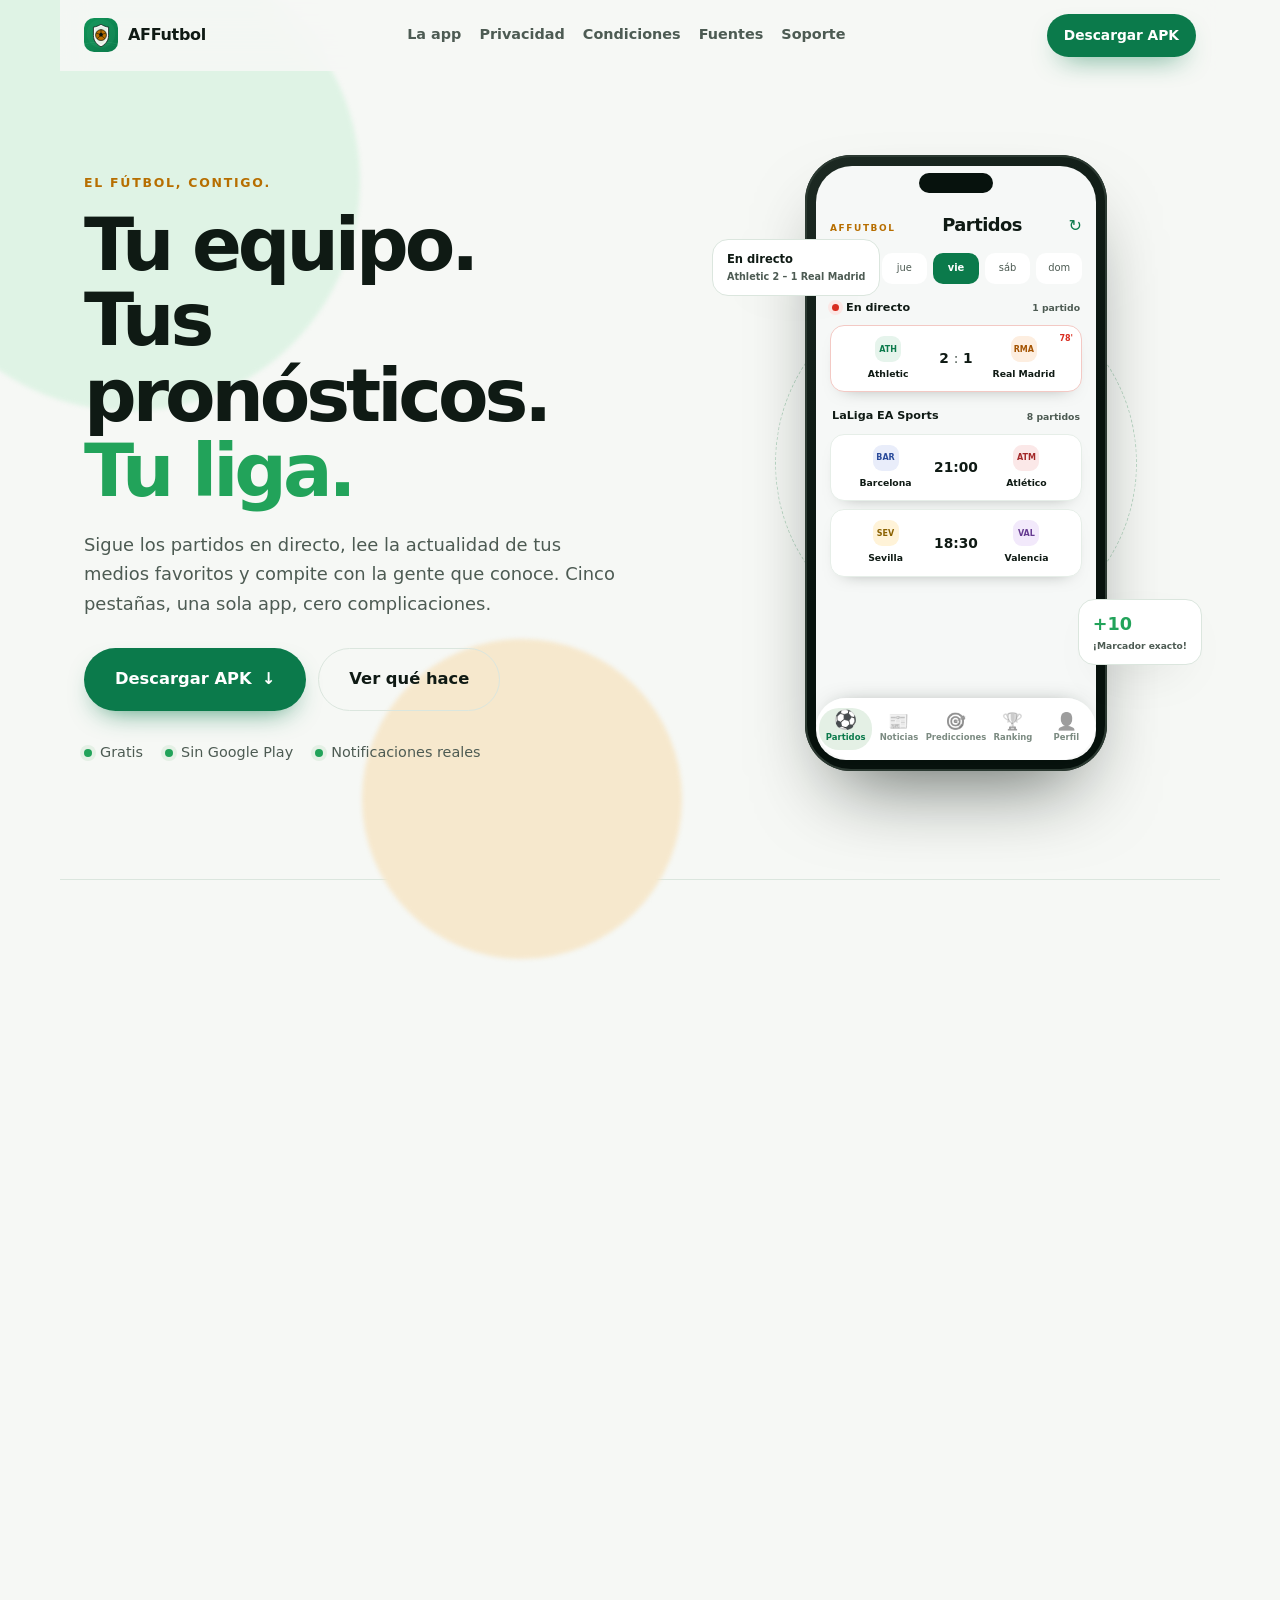
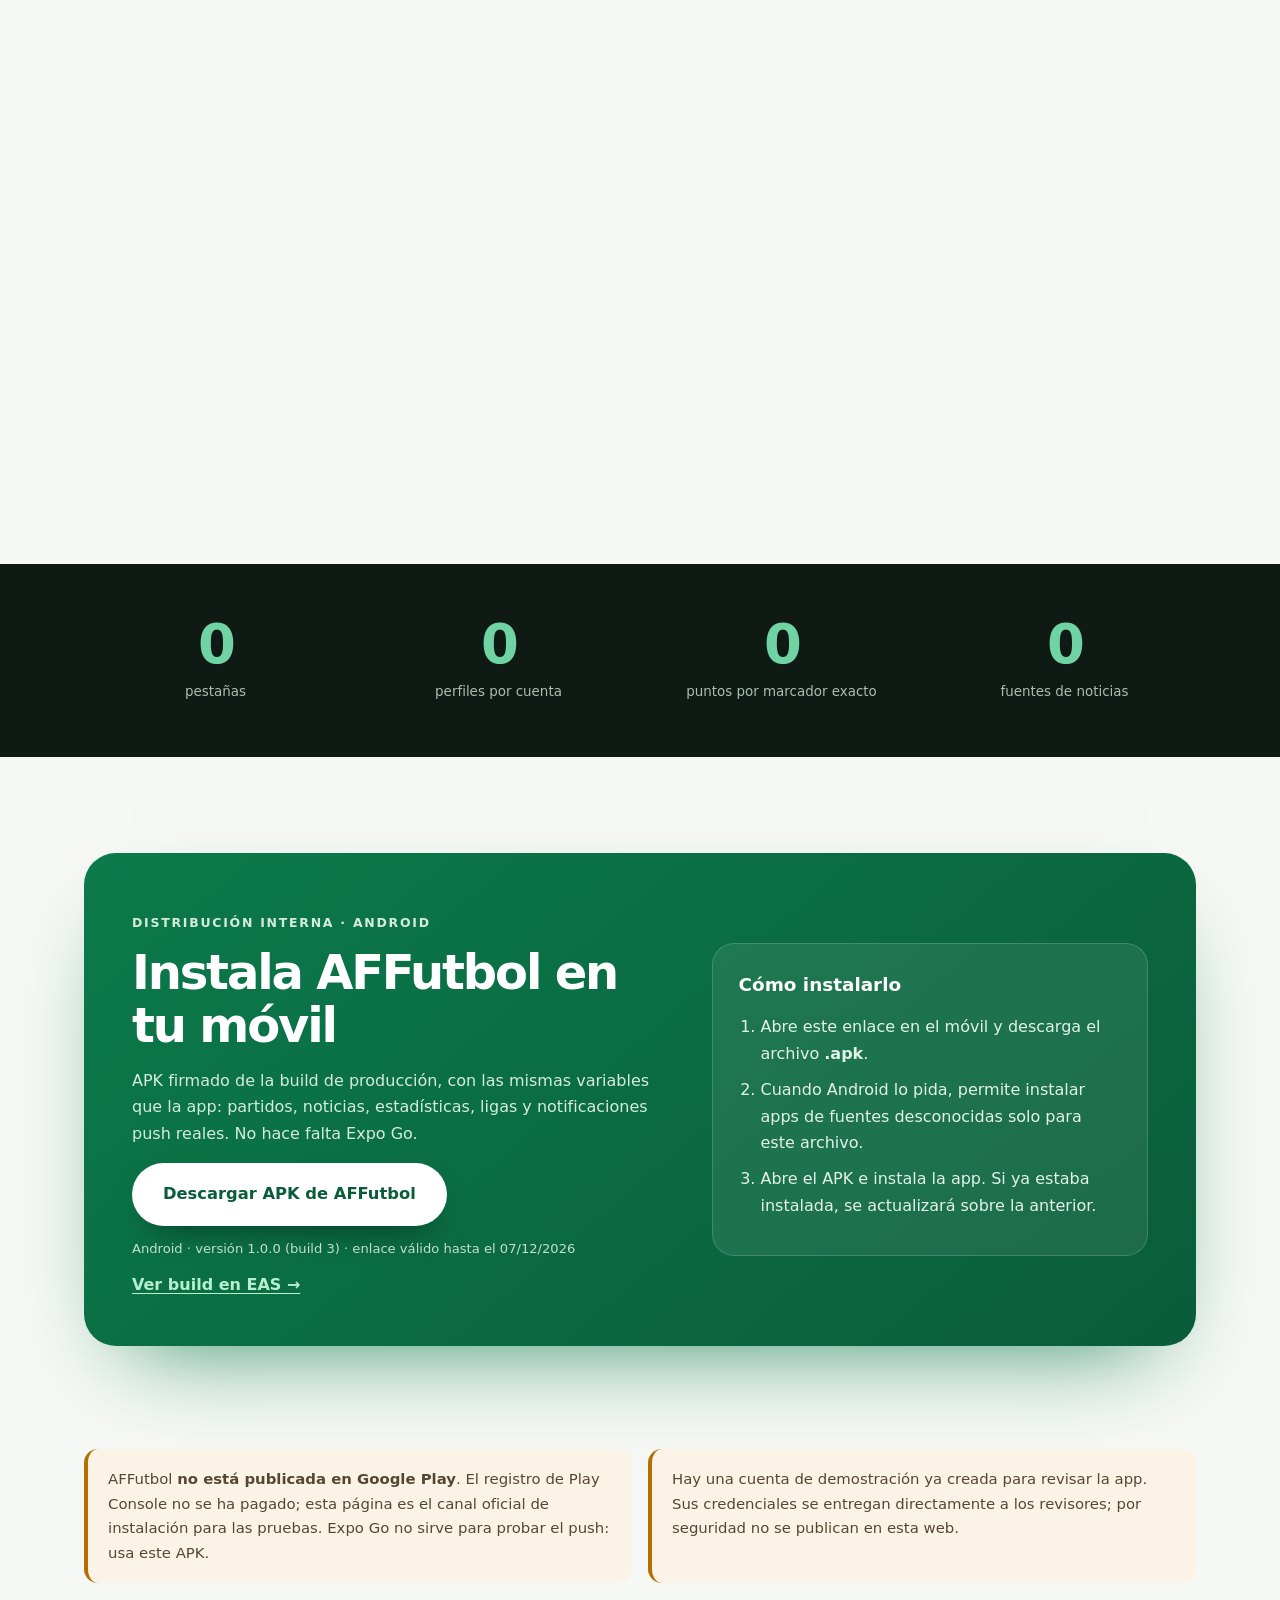
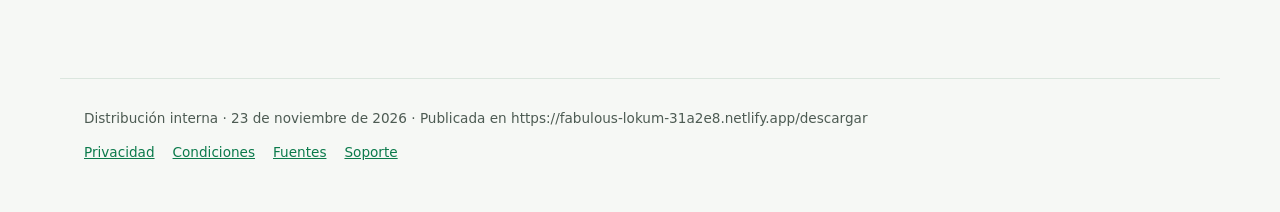
<file: index.html>
<!doctype html>
<html lang="es">
<head>
  <meta charset="utf-8">
  <meta http-equiv="refresh" content="0; url=/descargar">
  <meta name="viewport" content="width=device-width, initial-scale=1">
  <title>AFFutbol</title>
  <link rel="canonical" href="https://fabulous-lokum-31a2e8.netlify.app/descargar">
  <link rel="icon" type="image/svg+xml" href="/favicon.svg">
  <link rel="icon" type="image/png" sizes="64x64" href="/favicon.png">
  <link rel="apple-touch-icon" href="/apple-touch-icon.png">
</head>
<body>
  <p>Redirigiendo a la <a href="/descargar">descarga de AFFutbol</a>...</p>
</body>
</html>
</file>
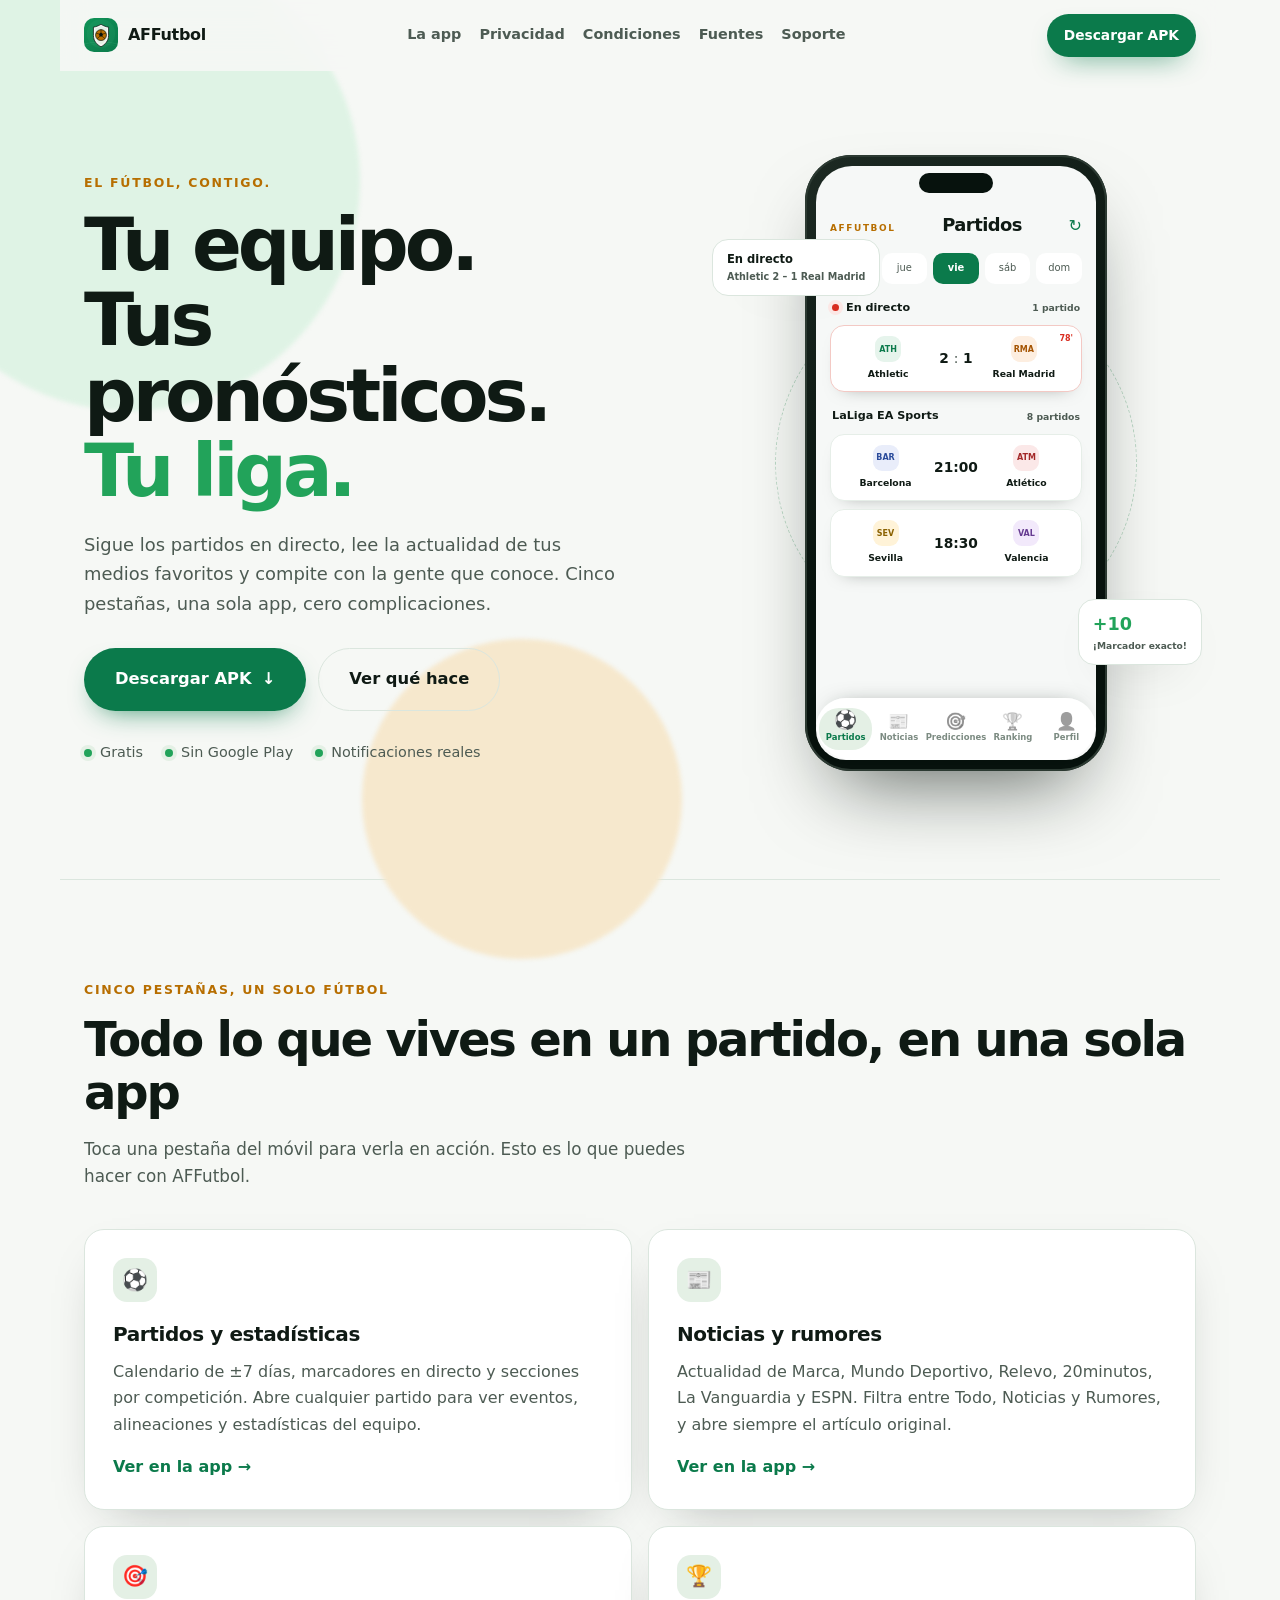
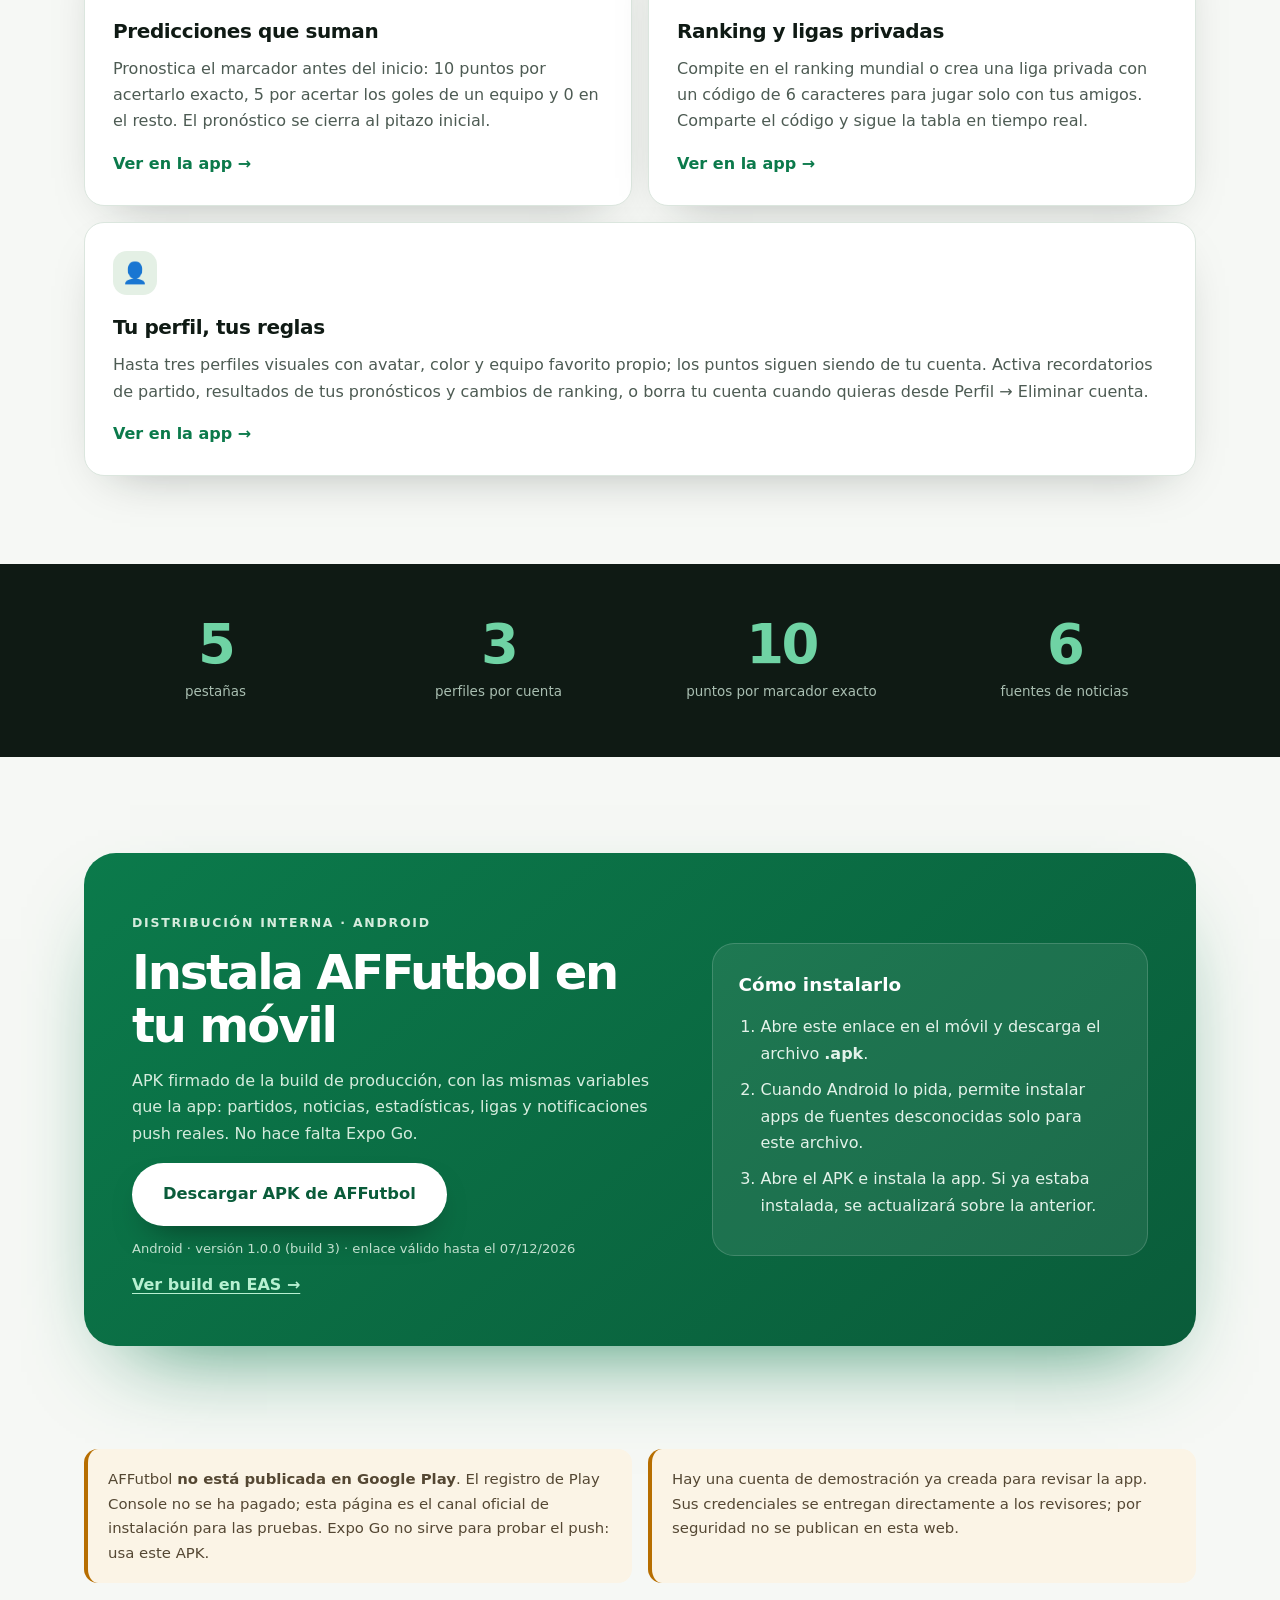
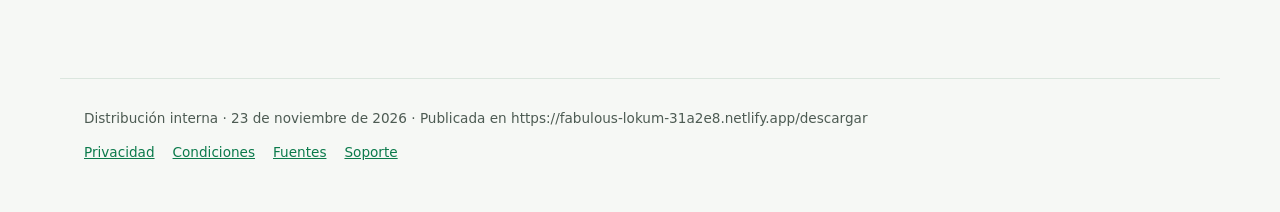
<file: descargar/index.html>
<!doctype html>
<html lang="es">
<head>
  <meta charset="utf-8">
  <meta name="viewport" content="width=device-width, initial-scale=1">
  <title>AFFutbol · Pronósticos, noticias y rankings de tu equipo</title>
  <meta name="description" content="Partidos en directo, noticias y rumores, predicciones con puntos, ranking mundial y ligas privadas. Descarga el APK de AFFutbol para Android.">
  <meta name="theme-color" content="#0B7A4B">
  <link rel="canonical" href="https://fabulous-lokum-31a2e8.netlify.app/descargar">
  <link rel="icon" type="image/svg+xml" href="/favicon.svg">
  <link rel="icon" type="image/png" sizes="64x64" href="/favicon.png">
  <link rel="apple-touch-icon" href="/apple-touch-icon.png">
  <link rel="stylesheet" href="/styles.css">
  <link rel="stylesheet" href="/landing.css">
  <noscript><style>.reveal { opacity: 1; transform: none; }</style></noscript>
</head>
<body class="landing">
  <header class="site-header">
    <a class="brand" href="/descargar"><img src="/favicon.svg" alt=""> AFFutbol</a>
    <nav class="site-nav" aria-label="Navegación principal">
      <a href="#explorar">La app</a>
      <a href="/legal/privacidad">Privacidad</a>
      <a href="/legal/terminos">Condiciones</a>
      <a href="/legal/fuentes">Fuentes</a>
      <a href="/soporte">Soporte</a>
    </nav>
    <a class="btn btn-small" href="#descargar">Descargar APK</a>
  </header>

  <main>
    <section class="hero">
      <div class="hero-copy">
        <p class="eyebrow reveal">El fútbol, contigo.</p>
        <h1 class="reveal">Tu equipo.<br>Tus pronósticos.<br><span>Tu liga.</span></h1>
        <p class="hero-lead reveal">Sigue los partidos en directo, lee la actualidad de tus medios favoritos y compite con la gente que conoce. Cinco pestañas, una sola app, cero complicaciones.</p>
        <div class="cta-row reveal">
          <a class="btn btn-large btn-pulse" href="#descargar">Descargar APK <span aria-hidden="true">↓</span></a>
          <a class="btn btn-large btn-ghost" href="#explorar">Ver qué hace</a>
        </div>
        <ul class="hero-points reveal">
          <li>Gratis</li>
          <li>Sin Google Play</li>
          <li>Notificaciones reales</li>
        </ul>
      </div>

      <div class="phone-stage" aria-label="Demo animada de la app AFFutbol">
        <div class="phone">
          <div class="phone-speaker" aria-hidden="true"></div>
          <div class="phone-screen">
            <div class="app-screen is-active" id="screen-0" data-screen="0">
              <div class="app-topbar"><span class="app-eyebrow">AFFutbol</span><strong>Partidos</strong><span class="app-actions" aria-hidden="true">↻</span></div>
              <div class="date-strip" aria-hidden="true"><span>mié</span><span>jue</span><span class="active">vie</span><span>sáb</span><span>dom</span></div>
              <div class="app-section-title"><span class="live-dot" aria-hidden="true"></span> En directo <span>1 partido</span></div>
              <div class="match-card live">
                <div class="team"><span class="crest">ATH</span><b>Athletic</b></div>
                <div class="score">2 <span>:</span> 1</div>
                <div class="team"><span class="crest crest-b">RMA</span><b>Real Madrid</b></div>
                <span class="minute">78'</span>
              </div>
              <div class="app-section-title">LaLiga EA Sports <span>8 partidos</span></div>
              <div class="match-card">
                <div class="team"><span class="crest crest-c">BAR</span><b>Barcelona</b></div>
                <div class="score">21:00</div>
                <div class="team"><span class="crest crest-d">ATM</span><b>Atlético</b></div>
              </div>
              <div class="match-card">
                <div class="team"><span class="crest crest-e">SEV</span><b>Sevilla</b></div>
                <div class="score">18:30</div>
                <div class="team"><span class="crest crest-f">VAL</span><b>Valencia</b></div>
              </div>
            </div>

            <div class="app-screen" id="screen-1" data-screen="1" aria-hidden="true">
              <div class="app-topbar"><span class="app-eyebrow">AFFutbol</span><strong>Noticias</strong><span class="app-actions" aria-hidden="true">↻</span></div>
              <div class="segmented" aria-hidden="true"><span class="on">Todo</span><span>Noticias</span><span>Rumores</span></div>
              <div class="feature-article">
                <div class="feature-art" aria-hidden="true"></div>
                <span class="pill">Destacado</span>
                <strong>El mercado se agita: los rumores que llegan a los grandes clubes</strong>
                <small>Mundo Deportivo · hace 12 min</small>
              </div>
              <div class="app-section-title">Últimas noticias <span>6 fuentes</span></div>
              <div class="news-row"><span class="news-thumb" aria-hidden="true"></span><div><strong>Vuelve LaLiga: calendario y horarios de la jornada</strong><small>Marca · 34 min</small></div></div>
              <div class="news-row"><span class="news-thumb alt" aria-hidden="true"></span><div><strong>Rumor: acuerdo muy avanzado para el fichaje</strong><small>Relevo · 1 h</small></div></div>
            </div>

            <div class="app-screen" id="screen-2" data-screen="2" aria-hidden="true">
              <div class="app-topbar"><span class="app-eyebrow">AFFutbol</span><strong>Predicciones</strong><span class="app-actions" aria-hidden="true">◎</span></div>
              <div class="app-section-title">Próximos partidos</div>
              <div class="prediction-card">
                <div class="pred-teams"><span class="crest">ATH</span><b>Athletic</b><span class="vs">vs</span><b>Real Madrid</b><span class="crest crest-b">RMA</span></div>
                <div class="score-inputs" aria-hidden="true"><span>2</span><span class="dash">-</span><span>1</span></div>
                <div class="pred-actions"><span class="pill gold">10 · 5 · 0</span><button class="mock-btn" type="button" tabindex="-1">Guardar pronóstico</button></div>
                <small class="rule-note">Se cierra al inicio del partido</small>
              </div>
              <div class="app-section-title">Cómo se puntúa</div>
              <div class="rules">
                <div><b>10</b><span>Marcador exacto</span></div>
                <div><b>5</b><span>Un equipo</span></div>
                <div><b>0</b><span>Resto</span></div>
              </div>
            </div>

            <div class="app-screen" id="screen-3" data-screen="3" aria-hidden="true">
              <div class="app-topbar"><span class="app-eyebrow">AFFutbol</span><strong>Ranking</strong><span class="app-actions" aria-hidden="true">◎</span></div>
              <div class="segmented" aria-hidden="true"><span class="on">Mundial</span><span>Mis ligas</span></div>
              <div class="rank-row"><span>1</span><span class="avatar">LM</span><b>Luis M.</b><strong>2.480</strong></div>
              <div class="rank-row"><span>2</span><span class="avatar">CG</span><b>Carla G.</b><strong>2.310</strong></div>
              <div class="rank-row"><span>3</span><span class="avatar">JP</span><b>Javier P.</b><strong>2.095</strong></div>
              <div class="league-card">
                <div><span class="pill">Liga privada</span><strong>Liga de amigos</strong><small>CÓDIGO AF7K2Q</small></div>
                <button class="mock-btn" type="button" tabindex="-1">Compartir</button>
              </div>
            </div>

            <div class="app-screen" id="screen-4" data-screen="4" aria-hidden="true">
              <div class="app-topbar"><span class="app-eyebrow">AFFutbol</span><strong>Perfil</strong><span class="app-actions" aria-hidden="true">◎</span></div>
              <div class="profile-hero"><span class="avatar big">AF</span><div><strong>¡Hola, Alejandro!</strong><small>El fútbol, contigo.</small></div></div>
              <div class="stats-row">
                <div><b>1.240</b><span>Puntos</span></div>
                <div><b>28</b><span>Pronósticos</span></div>
                <div><b>8º</b><span>Ranking</span></div>
              </div>
              <div class="app-section-title">Mis perfiles <span>3 de 3</span></div>
              <div class="profiles" aria-hidden="true"><span class="avatar on">⚽</span><span class="avatar">🏆</span><span class="avatar">⭐</span><span class="avatar add">+</span></div>
              <div class="app-section-title">Notificaciones</div>
              <div class="toggle-row"><span>Resultados de mis pronósticos</span><span class="toggle on" aria-hidden="true"></span></div>
              <div class="toggle-row"><span>Cambios de ranking</span><span class="toggle on" aria-hidden="true"></span></div>
            </div>
          </div>

          <div class="phone-tabbar" role="tablist" aria-label="Pestañas de la app">
            <button class="tab is-active" type="button" role="tab" aria-selected="true" aria-controls="screen-0" data-tab="0"><span class="tab-icon" aria-hidden="true">⚽</span>Partidos</button>
            <button class="tab" type="button" role="tab" aria-selected="false" aria-controls="screen-1" data-tab="1" tabindex="-1"><span class="tab-icon" aria-hidden="true">📰</span>Noticias</button>
            <button class="tab" type="button" role="tab" aria-selected="false" aria-controls="screen-2" data-tab="2" tabindex="-1"><span class="tab-icon" aria-hidden="true">🎯</span>Predicciones</button>
            <button class="tab" type="button" role="tab" aria-selected="false" aria-controls="screen-3" data-tab="3" tabindex="-1"><span class="tab-icon" aria-hidden="true">🏆</span>Ranking</button>
            <button class="tab" type="button" role="tab" aria-selected="false" aria-controls="screen-4" data-tab="4" tabindex="-1"><span class="tab-icon" aria-hidden="true">👤</span>Perfil</button>
          </div>
        </div>
        <div class="float-note note-score" aria-hidden="true">En directo<small>Athletic 2 – 1 Real Madrid</small></div>
        <div class="float-note note-points" aria-hidden="true">+10<small>¡Marcador exacto!</small></div>
      </div>
    </section>

    <section class="section features" id="explorar">
      <div class="container">
        <p class="eyebrow reveal">Cinco pestañas, un solo fútbol</p>
        <h2 class="reveal">Todo lo que vives en un partido, en una sola app</h2>
        <p class="section-lead reveal">Toca una pestaña del móvil para verla en acción. Esto es lo que puedes hacer con AFFutbol.</p>
        <div class="feature-grid">
          <article class="feature-card reveal">
            <div class="feature-icon" aria-hidden="true">⚽</div>
            <h3>Partidos y estadísticas</h3>
            <p>Calendario de ±7 días, marcadores en directo y secciones por competición. Abre cualquier partido para ver eventos, alineaciones y estadísticas del equipo.</p>
            <button class="feature-link" type="button" data-jump="0">Ver en la app →</button>
          </article>
          <article class="feature-card reveal">
            <div class="feature-icon" aria-hidden="true">📰</div>
            <h3>Noticias y rumores</h3>
            <p>Actualidad de Marca, Mundo Deportivo, Relevo, 20minutos, La Vanguardia y ESPN. Filtra entre Todo, Noticias y Rumores, y abre siempre el artículo original.</p>
            <button class="feature-link" type="button" data-jump="1">Ver en la app →</button>
          </article>
          <article class="feature-card reveal">
            <div class="feature-icon" aria-hidden="true">🎯</div>
            <h3>Predicciones que suman</h3>
            <p>Pronostica el marcador antes del inicio: 10 puntos por acertarlo exacto, 5 por acertar los goles de un equipo y 0 en el resto. El pronóstico se cierra al pitazo inicial.</p>
            <button class="feature-link" type="button" data-jump="2">Ver en la app →</button>
          </article>
          <article class="feature-card reveal">
            <div class="feature-icon" aria-hidden="true">🏆</div>
            <h3>Ranking y ligas privadas</h3>
            <p>Compite en el ranking mundial o crea una liga privada con un código de 6 caracteres para jugar solo con tus amigos. Comparte el código y sigue la tabla en tiempo real.</p>
            <button class="feature-link" type="button" data-jump="3">Ver en la app →</button>
          </article>
          <article class="feature-card reveal">
            <div class="feature-icon" aria-hidden="true">👤</div>
            <h3>Tu perfil, tus reglas</h3>
            <p>Hasta tres perfiles visuales con avatar, color y equipo favorito propio; los puntos siguen siendo de tu cuenta. Activa recordatorios de partido, resultados de tus pronósticos y cambios de ranking, o borra tu cuenta cuando quieras desde Perfil → Eliminar cuenta.</p>
            <button class="feature-link" type="button" data-jump="4">Ver en la app →</button>
          </article>
        </div>
      </div>
    </section>

    <section class="numbers" aria-label="AFFutbol en números">
      <div class="container">
        <div><b data-count="5">0</b><span>pestañas</span></div>
        <div><b data-count="3">0</b><span>perfiles por cuenta</span></div>
        <div><b data-count="10">0</b><span>puntos por marcador exacto</span></div>
        <div><b data-count="6">0</b><span>fuentes de noticias</span></div>
      </div>
    </section>

    <section class="section download" id="descargar">
      <div class="container download-card">
        <div>
          <p class="eyebrow">Distribución interna · Android</p>
          <h2>Instala AFFutbol en tu móvil</h2>
          <p>APK firmado de la build de producción, con las mismas variables que la app: partidos, noticias, estadísticas, ligas y notificaciones push reales. No hace falta Expo Go.</p>
          <a class="btn btn-large" href="https://expo.dev/artifacts/eas/dlf6ROJ4gBSWtDklP91cSZsEuvvvXJZuitV5D4JUZFM.apk">Descargar APK de AFFutbol</a>
          <p class="meta">Android · versión 1.0.0 (build 3) · enlace válido hasta el 07/12/2026</p>
          <a class="text-link" href="https://expo.dev/accounts/aff_11/projects/affutbol/builds/ebc70f1d-b5be-4c34-a414-9f6ada2ca308">Ver build en EAS →</a>
        </div>
        <div class="install-steps">
          <h3>Cómo instalarlo</h3>
          <ol>
            <li>Abre este enlace en el móvil y descarga el archivo <strong>.apk</strong>.</li>
            <li>Cuando Android lo pida, permite instalar apps de fuentes desconocidas solo para este archivo.</li>
            <li>Abre el APK e instala la app. Si ya estaba instalada, se actualizará sobre la anterior.</li>
          </ol>
        </div>
      </div>
    </section>

    <div class="notes">
      <p class="note">AFFutbol <strong>no está publicada en Google Play</strong>. El registro de Play Console no se ha pagado; esta página es el canal oficial de instalación para las pruebas. Expo Go no sirve para probar el push: usa este APK.</p>
      <p class="note">Hay una cuenta de demostración ya creada para revisar la app. Sus credenciales se entregan directamente a los revisores; por seguridad no se publican en esta web.</p>
    </div>
  </main>

  <footer class="site-footer">
    <span>Distribución interna · 23 de noviembre de 2026 · Publicada en https://fabulous-lokum-31a2e8.netlify.app/descargar</span>
    <nav aria-label="Enlaces legales">
      <a href="/legal/privacidad">Privacidad</a>
      <a href="/legal/terminos">Condiciones</a>
      <a href="/legal/fuentes">Fuentes</a>
      <a href="/soporte">Soporte</a>
    </nav>
  </footer>

  <script src="/landing.js"></script>
</body>
</html>
</file>
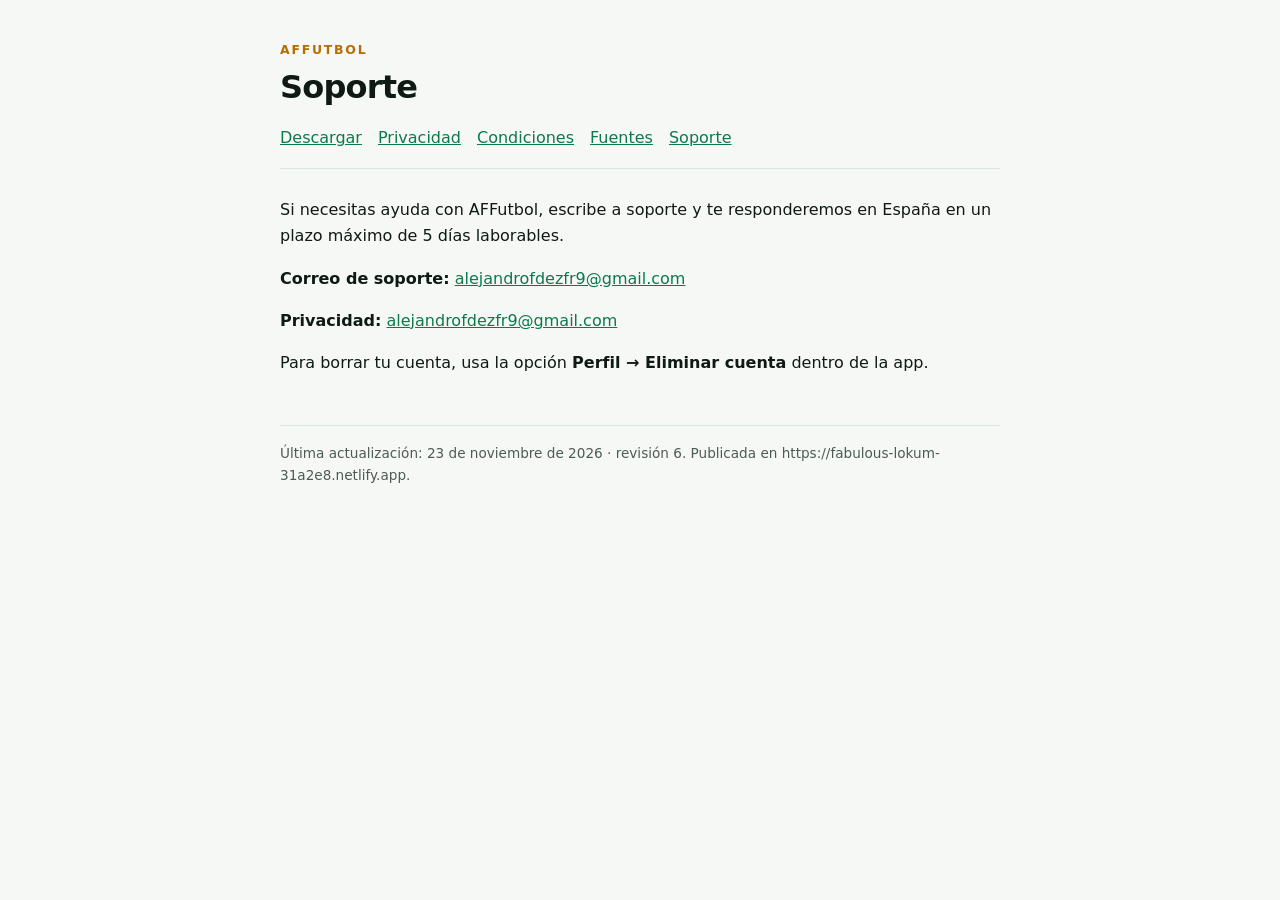
<file: soporte/index.html>
<!doctype html>
<html lang="es">
<head>
  <meta charset="utf-8">
  <meta name="viewport" content="width=device-width, initial-scale=1">
  <title>Soporte · AFFutbol</title>
  <meta name="description" content="Información legal de AFFutbol">
  <meta name="theme-color" content="#0B7A4B">
  <link rel="icon" type="image/svg+xml" href="/favicon.svg">
  <link rel="icon" type="image/png" sizes="64x64" href="/favicon.png">
  <link rel="apple-touch-icon" href="/apple-touch-icon.png">
  <link rel="stylesheet" href="/styles.css">
</head>
<body>
  <main>
    <header>
      <div class="eyebrow">AFFutbol</div>
      <h1>Soporte</h1>
      <nav><a href="https://fabulous-lokum-31a2e8.netlify.app/descargar">Descargar</a><a href="https://fabulous-lokum-31a2e8.netlify.app/legal/privacidad">Privacidad</a><a href="https://fabulous-lokum-31a2e8.netlify.app/legal/terminos">Condiciones</a><a href="https://fabulous-lokum-31a2e8.netlify.app/legal/fuentes">Fuentes</a><a href="https://fabulous-lokum-31a2e8.netlify.app/soporte">Soporte</a></nav>
    </header>
    <p>Si necesitas ayuda con AFFutbol, escribe a soporte y te responderemos en España en un plazo máximo de 5 días laborables.</p>
    <p><strong>Correo de soporte:</strong> <a href="mailto:alejandrofdezfr9@gmail.com">alejandrofdezfr9@gmail.com</a></p>
    <p><strong>Privacidad:</strong> <a href="mailto:alejandrofdezfr9@gmail.com">alejandrofdezfr9@gmail.com</a></p>
    <p>Para borrar tu cuenta, usa la opción <strong>Perfil → Eliminar cuenta</strong> dentro de la app.</p>
    <footer>Última actualización: 23 de noviembre de 2026 · revisión 6. Publicada en https://fabulous-lokum-31a2e8.netlify.app.</footer>
  </main>
</body>
</html>
</file>
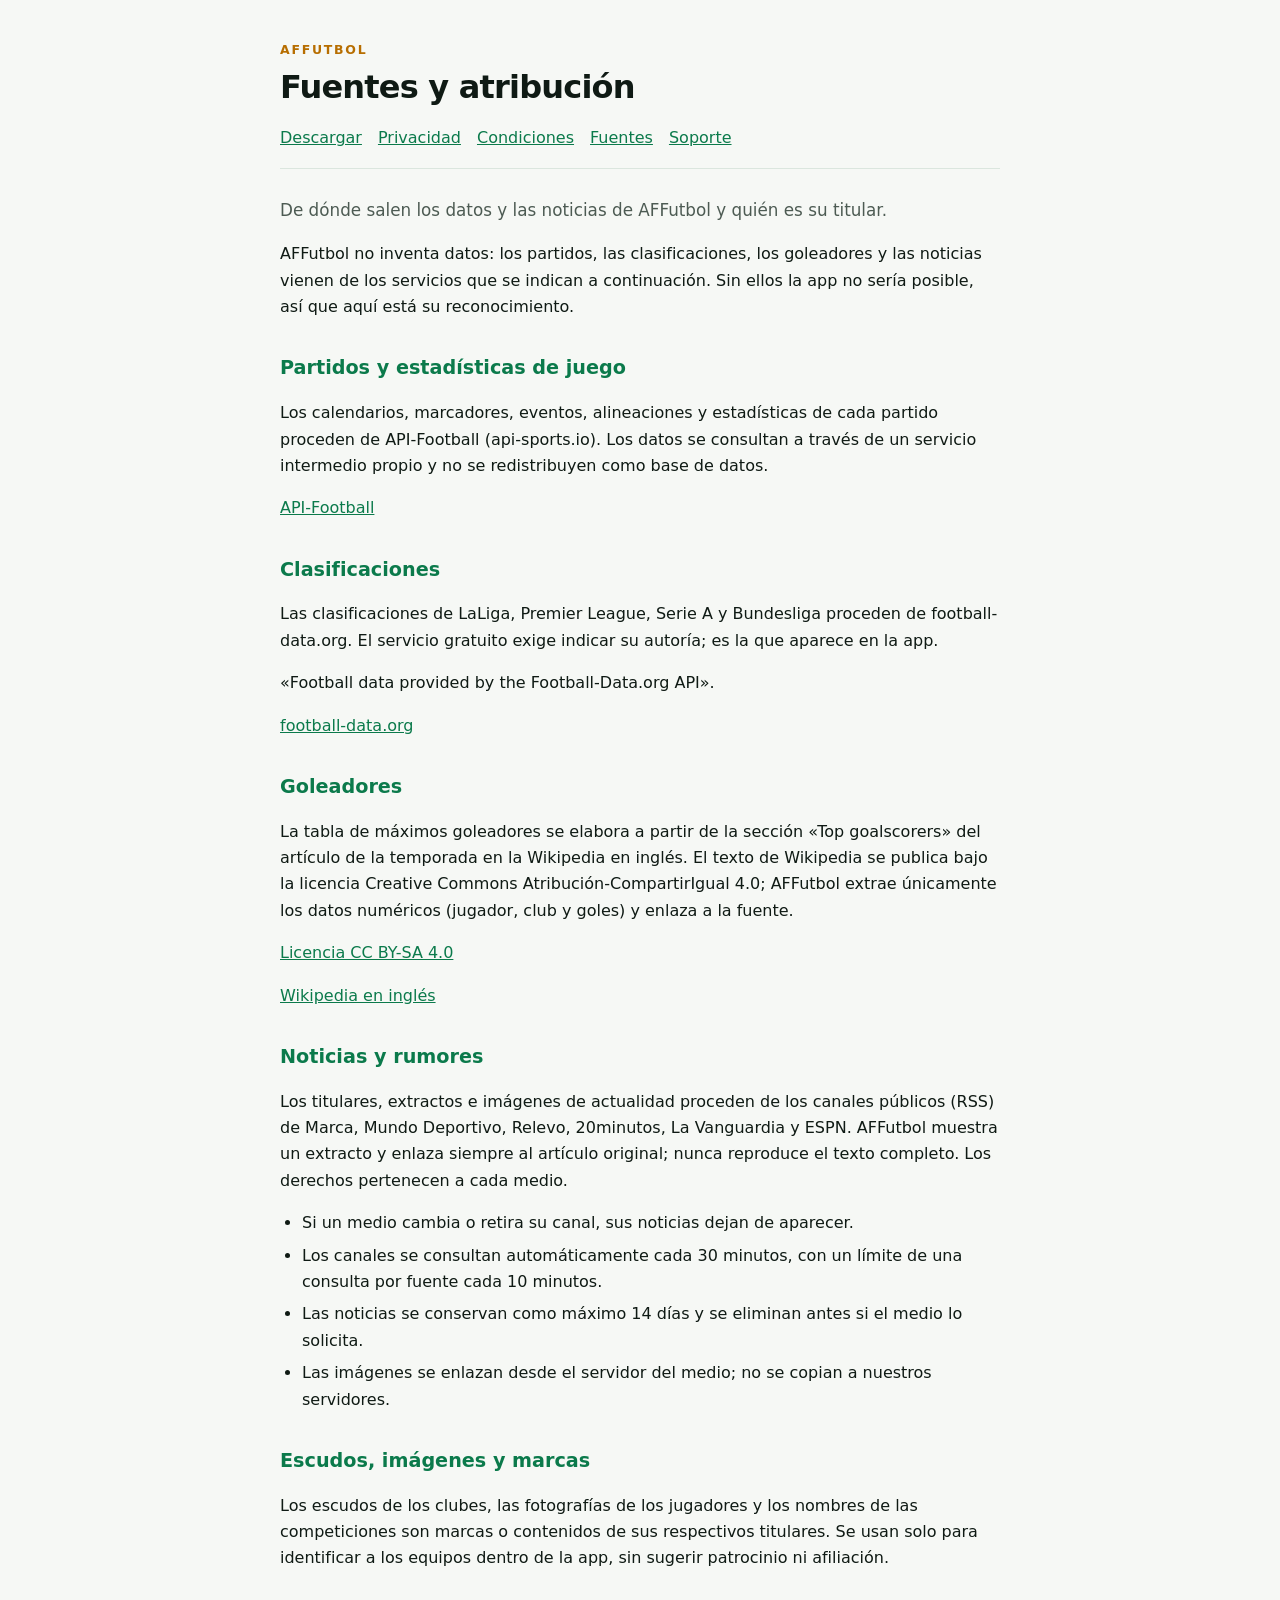
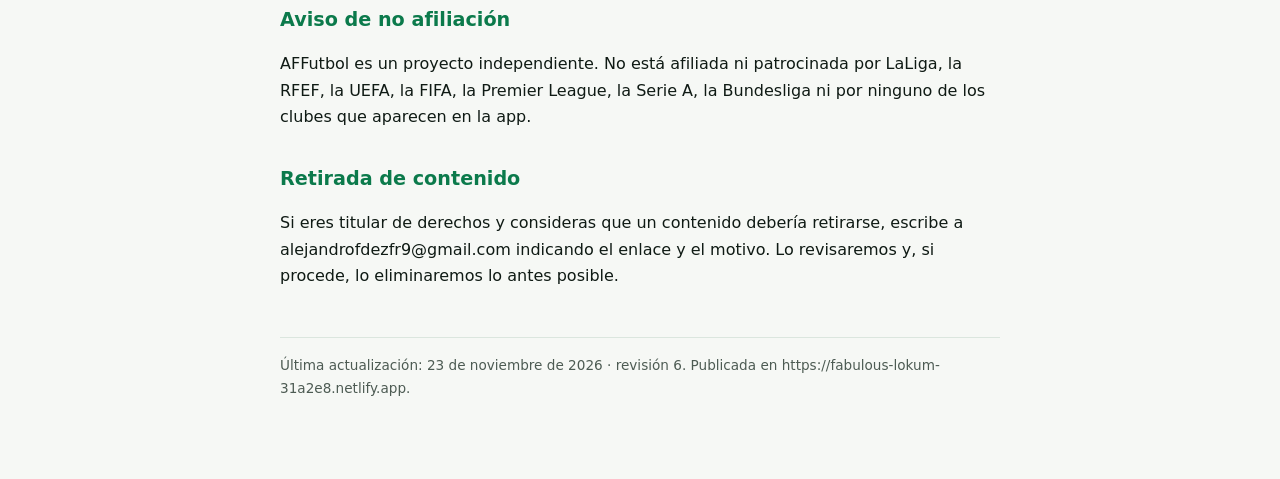
<file: legal/fuentes/index.html>
<!doctype html>
<html lang="es">
<head>
  <meta charset="utf-8">
  <meta name="viewport" content="width=device-width, initial-scale=1">
  <title>Fuentes y atribución · AFFutbol</title>
  <meta name="description" content="Información legal de AFFutbol">
  <meta name="theme-color" content="#0B7A4B">
  <link rel="icon" type="image/svg+xml" href="/favicon.svg">
  <link rel="icon" type="image/png" sizes="64x64" href="/favicon.png">
  <link rel="apple-touch-icon" href="/apple-touch-icon.png">
  <link rel="stylesheet" href="/styles.css">
</head>
<body>
  <main>
    <header>
      <div class="eyebrow">AFFutbol</div>
      <h1>Fuentes y atribución</h1>
      <nav><a href="https://fabulous-lokum-31a2e8.netlify.app/descargar">Descargar</a><a href="https://fabulous-lokum-31a2e8.netlify.app/legal/privacidad">Privacidad</a><a href="https://fabulous-lokum-31a2e8.netlify.app/legal/terminos">Condiciones</a><a href="https://fabulous-lokum-31a2e8.netlify.app/legal/fuentes">Fuentes</a><a href="https://fabulous-lokum-31a2e8.netlify.app/soporte">Soporte</a></nav>
    </header>
    <p class="summary">De dónde salen los datos y las noticias de AFFutbol y quién es su titular.</p>
    <p>AFFutbol no inventa datos: los partidos, las clasificaciones, los goleadores y las noticias vienen de los servicios que se indican a continuación. Sin ellos la app no sería posible, así que aquí está su reconocimiento.</p>
    <h2>Partidos y estadísticas de juego</h2>
    <p>Los calendarios, marcadores, eventos, alineaciones y estadísticas de cada partido proceden de API-Football (api-sports.io). Los datos se consultan a través de un servicio intermedio propio y no se redistribuyen como base de datos.</p>
    <p><a href="https://www.api-football.com/" rel="noopener noreferrer">API-Football</a></p>
    <h2>Clasificaciones</h2>
    <p>Las clasificaciones de LaLiga, Premier League, Serie A y Bundesliga proceden de football-data.org. El servicio gratuito exige indicar su autoría; es la que aparece en la app.</p>
    <p>«Football data provided by the Football-Data.org API».</p>
    <p><a href="https://www.football-data.org/" rel="noopener noreferrer">football-data.org</a></p>
    <h2>Goleadores</h2>
    <p>La tabla de máximos goleadores se elabora a partir de la sección «Top goalscorers» del artículo de la temporada en la Wikipedia en inglés. El texto de Wikipedia se publica bajo la licencia Creative Commons Atribución-CompartirIgual 4.0; AFFutbol extrae únicamente los datos numéricos (jugador, club y goles) y enlaza a la fuente.</p>
    <p><a href="https://creativecommons.org/licenses/by-sa/4.0/deed.es" rel="noopener noreferrer">Licencia CC BY-SA 4.0</a></p>
    <p><a href="https://en.wikipedia.org/" rel="noopener noreferrer">Wikipedia en inglés</a></p>
    <h2>Noticias y rumores</h2>
    <p>Los titulares, extractos e imágenes de actualidad proceden de los canales públicos (RSS) de Marca, Mundo Deportivo, Relevo, 20minutos, La Vanguardia y ESPN. AFFutbol muestra un extracto y enlaza siempre al artículo original; nunca reproduce el texto completo. Los derechos pertenecen a cada medio.</p>
    <ul><li>Si un medio cambia o retira su canal, sus noticias dejan de aparecer.</li><li>Los canales se consultan automáticamente cada 30 minutos, con un límite de una consulta por fuente cada 10 minutos.</li><li>Las noticias se conservan como máximo 14 días y se eliminan antes si el medio lo solicita.</li><li>Las imágenes se enlazan desde el servidor del medio; no se copian a nuestros servidores.</li></ul>
    <h2>Escudos, imágenes y marcas</h2>
    <p>Los escudos de los clubes, las fotografías de los jugadores y los nombres de las competiciones son marcas o contenidos de sus respectivos titulares. Se usan solo para identificar a los equipos dentro de la app, sin sugerir patrocinio ni afiliación.</p>
    <h2>Aviso de no afiliación</h2>
    <p>AFFutbol es un proyecto independiente. No está afiliada ni patrocinada por LaLiga, la RFEF, la UEFA, la FIFA, la Premier League, la Serie A, la Bundesliga ni por ninguno de los clubes que aparecen en la app.</p>
    <h2>Retirada de contenido</h2>
    <p>Si eres titular de derechos y consideras que un contenido debería retirarse, escribe a alejandrofdezfr9@gmail.com indicando el enlace y el motivo. Lo revisaremos y, si procede, lo eliminaremos lo antes posible.</p>
    <footer>Última actualización: 23 de noviembre de 2026 · revisión 6. Publicada en https://fabulous-lokum-31a2e8.netlify.app.</footer>
  </main>
</body>
</html>
</file>
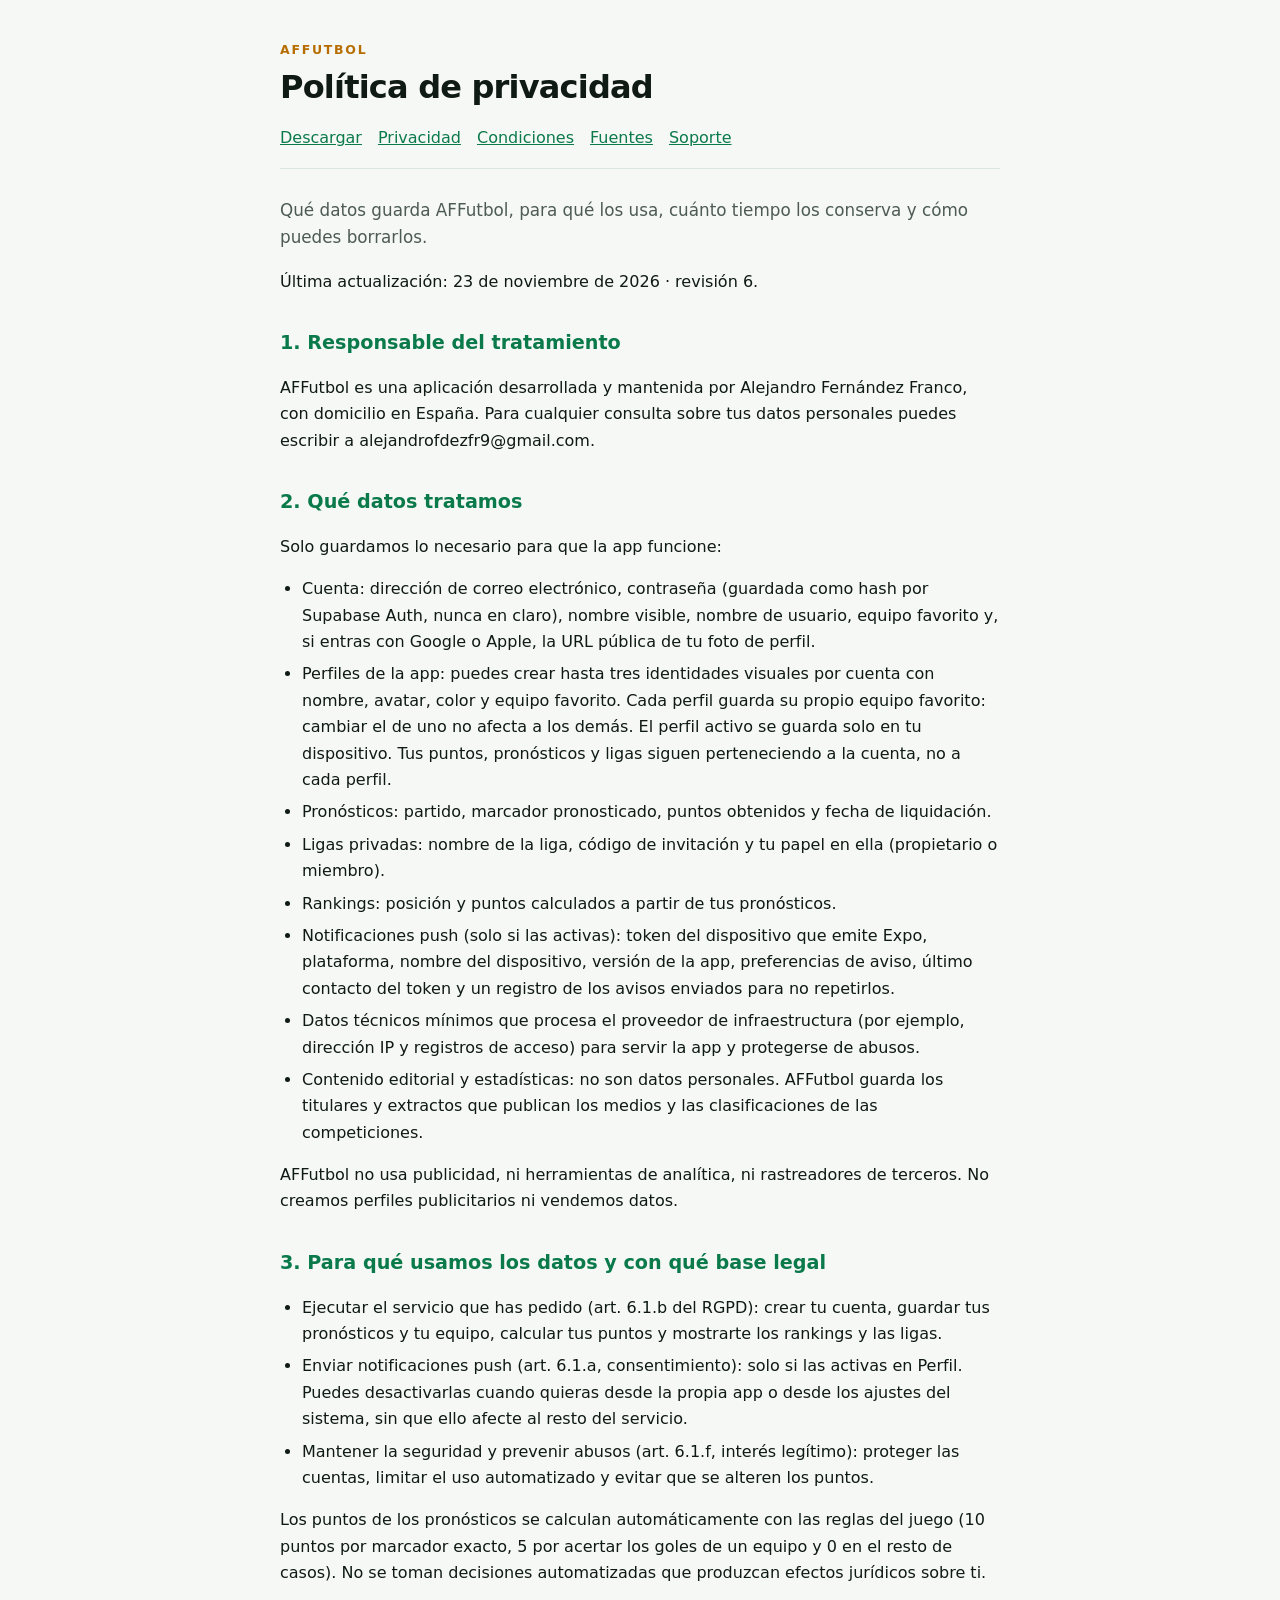
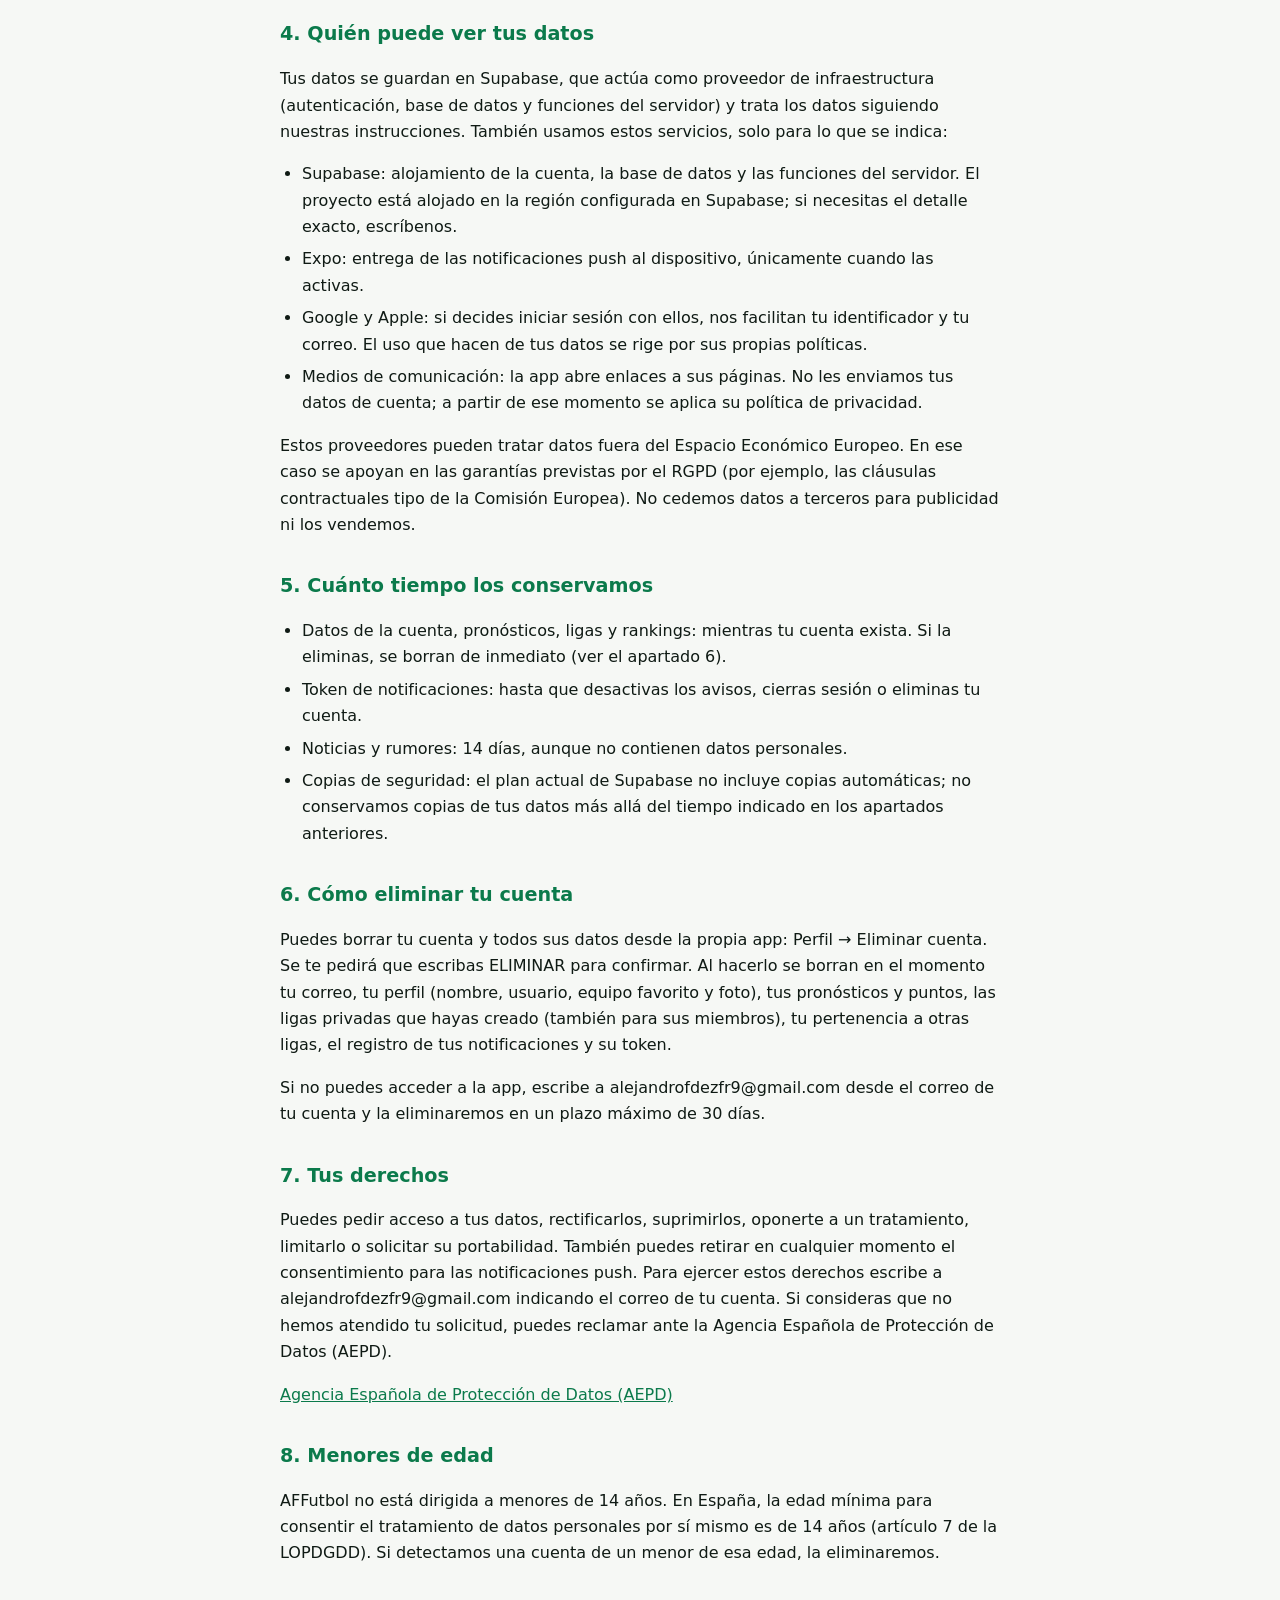
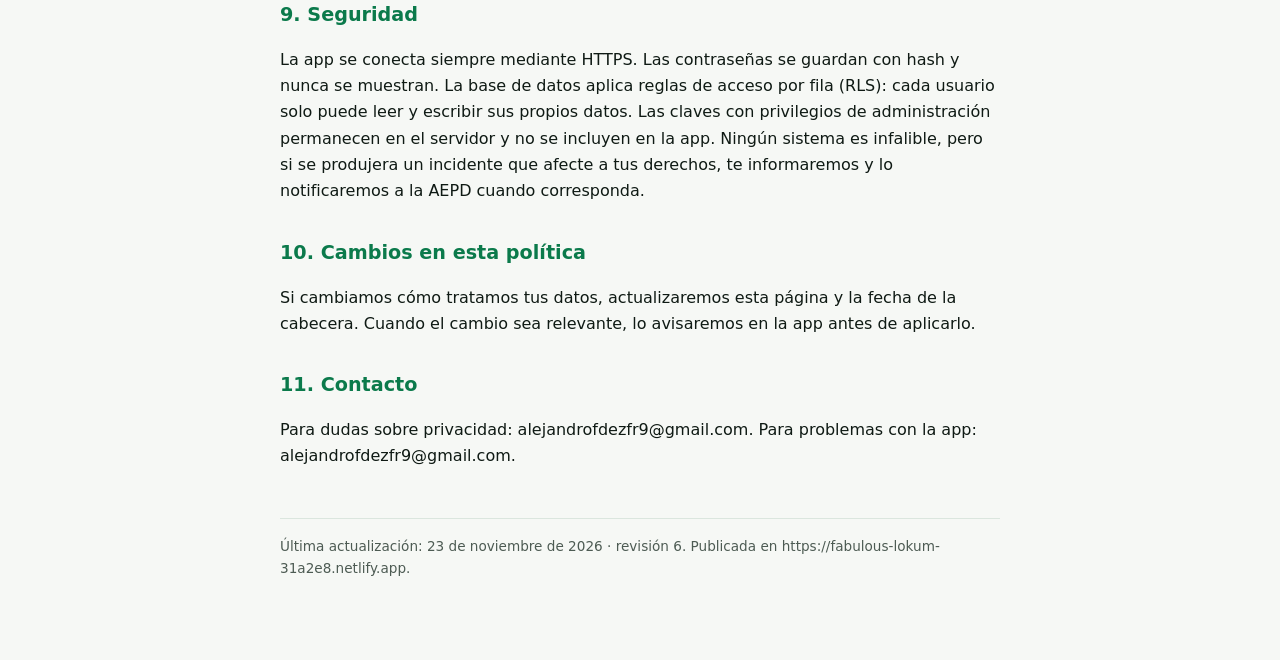
<file: legal/privacidad/index.html>
<!doctype html>
<html lang="es">
<head>
  <meta charset="utf-8">
  <meta name="viewport" content="width=device-width, initial-scale=1">
  <title>Política de privacidad · AFFutbol</title>
  <meta name="description" content="Información legal de AFFutbol">
  <meta name="theme-color" content="#0B7A4B">
  <link rel="icon" type="image/svg+xml" href="/favicon.svg">
  <link rel="icon" type="image/png" sizes="64x64" href="/favicon.png">
  <link rel="apple-touch-icon" href="/apple-touch-icon.png">
  <link rel="stylesheet" href="/styles.css">
</head>
<body>
  <main>
    <header>
      <div class="eyebrow">AFFutbol</div>
      <h1>Política de privacidad</h1>
      <nav><a href="https://fabulous-lokum-31a2e8.netlify.app/descargar">Descargar</a><a href="https://fabulous-lokum-31a2e8.netlify.app/legal/privacidad">Privacidad</a><a href="https://fabulous-lokum-31a2e8.netlify.app/legal/terminos">Condiciones</a><a href="https://fabulous-lokum-31a2e8.netlify.app/legal/fuentes">Fuentes</a><a href="https://fabulous-lokum-31a2e8.netlify.app/soporte">Soporte</a></nav>
    </header>
    <p class="summary">Qué datos guarda AFFutbol, para qué los usa, cuánto tiempo los conserva y cómo puedes borrarlos.</p>
    <p>Última actualización: 23 de noviembre de 2026 · revisión 6.</p>
    <h2>1. Responsable del tratamiento</h2>
    <p>AFFutbol es una aplicación desarrollada y mantenida por Alejandro Fernández Franco, con domicilio en España. Para cualquier consulta sobre tus datos personales puedes escribir a alejandrofdezfr9@gmail.com.</p>
    <h2>2. Qué datos tratamos</h2>
    <p>Solo guardamos lo necesario para que la app funcione:</p>
    <ul><li>Cuenta: dirección de correo electrónico, contraseña (guardada como hash por Supabase Auth, nunca en claro), nombre visible, nombre de usuario, equipo favorito y, si entras con Google o Apple, la URL pública de tu foto de perfil.</li><li>Perfiles de la app: puedes crear hasta tres identidades visuales por cuenta con nombre, avatar, color y equipo favorito. Cada perfil guarda su propio equipo favorito: cambiar el de uno no afecta a los demás. El perfil activo se guarda solo en tu dispositivo. Tus puntos, pronósticos y ligas siguen perteneciendo a la cuenta, no a cada perfil.</li><li>Pronósticos: partido, marcador pronosticado, puntos obtenidos y fecha de liquidación.</li><li>Ligas privadas: nombre de la liga, código de invitación y tu papel en ella (propietario o miembro).</li><li>Rankings: posición y puntos calculados a partir de tus pronósticos.</li><li>Notificaciones push (solo si las activas): token del dispositivo que emite Expo, plataforma, nombre del dispositivo, versión de la app, preferencias de aviso, último contacto del token y un registro de los avisos enviados para no repetirlos.</li><li>Datos técnicos mínimos que procesa el proveedor de infraestructura (por ejemplo, dirección IP y registros de acceso) para servir la app y protegerse de abusos.</li><li>Contenido editorial y estadísticas: no son datos personales. AFFutbol guarda los titulares y extractos que publican los medios y las clasificaciones de las competiciones.</li></ul>
    <p>AFFutbol no usa publicidad, ni herramientas de analítica, ni rastreadores de terceros. No creamos perfiles publicitarios ni vendemos datos.</p>
    <h2>3. Para qué usamos los datos y con qué base legal</h2>
    <ul><li>Ejecutar el servicio que has pedido (art. 6.1.b del RGPD): crear tu cuenta, guardar tus pronósticos y tu equipo, calcular tus puntos y mostrarte los rankings y las ligas.</li><li>Enviar notificaciones push (art. 6.1.a, consentimiento): solo si las activas en Perfil. Puedes desactivarlas cuando quieras desde la propia app o desde los ajustes del sistema, sin que ello afecte al resto del servicio.</li><li>Mantener la seguridad y prevenir abusos (art. 6.1.f, interés legítimo): proteger las cuentas, limitar el uso automatizado y evitar que se alteren los puntos.</li></ul>
    <p>Los puntos de los pronósticos se calculan automáticamente con las reglas del juego (10 puntos por marcador exacto, 5 por acertar los goles de un equipo y 0 en el resto de casos). No se toman decisiones automatizadas que produzcan efectos jurídicos sobre ti.</p>
    <h2>4. Quién puede ver tus datos</h2>
    <p>Tus datos se guardan en Supabase, que actúa como proveedor de infraestructura (autenticación, base de datos y funciones del servidor) y trata los datos siguiendo nuestras instrucciones. También usamos estos servicios, solo para lo que se indica:</p>
    <ul><li>Supabase: alojamiento de la cuenta, la base de datos y las funciones del servidor. El proyecto está alojado en la región configurada en Supabase; si necesitas el detalle exacto, escríbenos.</li><li>Expo: entrega de las notificaciones push al dispositivo, únicamente cuando las activas.</li><li>Google y Apple: si decides iniciar sesión con ellos, nos facilitan tu identificador y tu correo. El uso que hacen de tus datos se rige por sus propias políticas.</li><li>Medios de comunicación: la app abre enlaces a sus páginas. No les enviamos tus datos de cuenta; a partir de ese momento se aplica su política de privacidad.</li></ul>
    <p>Estos proveedores pueden tratar datos fuera del Espacio Económico Europeo. En ese caso se apoyan en las garantías previstas por el RGPD (por ejemplo, las cláusulas contractuales tipo de la Comisión Europea). No cedemos datos a terceros para publicidad ni los vendemos.</p>
    <h2>5. Cuánto tiempo los conservamos</h2>
    <ul><li>Datos de la cuenta, pronósticos, ligas y rankings: mientras tu cuenta exista. Si la eliminas, se borran de inmediato (ver el apartado 6).</li><li>Token de notificaciones: hasta que desactivas los avisos, cierras sesión o eliminas tu cuenta.</li><li>Noticias y rumores: 14 días, aunque no contienen datos personales.</li><li>Copias de seguridad: el plan actual de Supabase no incluye copias automáticas; no conservamos copias de tus datos más allá del tiempo indicado en los apartados anteriores.</li></ul>
    <h2>6. Cómo eliminar tu cuenta</h2>
    <p>Puedes borrar tu cuenta y todos sus datos desde la propia app: Perfil → Eliminar cuenta. Se te pedirá que escribas ELIMINAR para confirmar. Al hacerlo se borran en el momento tu correo, tu perfil (nombre, usuario, equipo favorito y foto), tus pronósticos y puntos, las ligas privadas que hayas creado (también para sus miembros), tu pertenencia a otras ligas, el registro de tus notificaciones y su token.</p>
    <p>Si no puedes acceder a la app, escribe a alejandrofdezfr9@gmail.com desde el correo de tu cuenta y la eliminaremos en un plazo máximo de 30 días.</p>
    <h2>7. Tus derechos</h2>
    <p>Puedes pedir acceso a tus datos, rectificarlos, suprimirlos, oponerte a un tratamiento, limitarlo o solicitar su portabilidad. También puedes retirar en cualquier momento el consentimiento para las notificaciones push. Para ejercer estos derechos escribe a alejandrofdezfr9@gmail.com indicando el correo de tu cuenta. Si consideras que no hemos atendido tu solicitud, puedes reclamar ante la Agencia Española de Protección de Datos (AEPD).</p>
    <p><a href="https://www.aepd.es" rel="noopener noreferrer">Agencia Española de Protección de Datos (AEPD)</a></p>
    <h2>8. Menores de edad</h2>
    <p>AFFutbol no está dirigida a menores de 14 años. En España, la edad mínima para consentir el tratamiento de datos personales por sí mismo es de 14 años (artículo 7 de la LOPDGDD). Si detectamos una cuenta de un menor de esa edad, la eliminaremos.</p>
    <h2>9. Seguridad</h2>
    <p>La app se conecta siempre mediante HTTPS. Las contraseñas se guardan con hash y nunca se muestran. La base de datos aplica reglas de acceso por fila (RLS): cada usuario solo puede leer y escribir sus propios datos. Las claves con privilegios de administración permanecen en el servidor y no se incluyen en la app. Ningún sistema es infalible, pero si se produjera un incidente que afecte a tus derechos, te informaremos y lo notificaremos a la AEPD cuando corresponda.</p>
    <h2>10. Cambios en esta política</h2>
    <p>Si cambiamos cómo tratamos tus datos, actualizaremos esta página y la fecha de la cabecera. Cuando el cambio sea relevante, lo avisaremos en la app antes de aplicarlo.</p>
    <h2>11. Contacto</h2>
    <p>Para dudas sobre privacidad: alejandrofdezfr9@gmail.com. Para problemas con la app: alejandrofdezfr9@gmail.com.</p>
    <footer>Última actualización: 23 de noviembre de 2026 · revisión 6. Publicada en https://fabulous-lokum-31a2e8.netlify.app.</footer>
  </main>
</body>
</html>
</file>
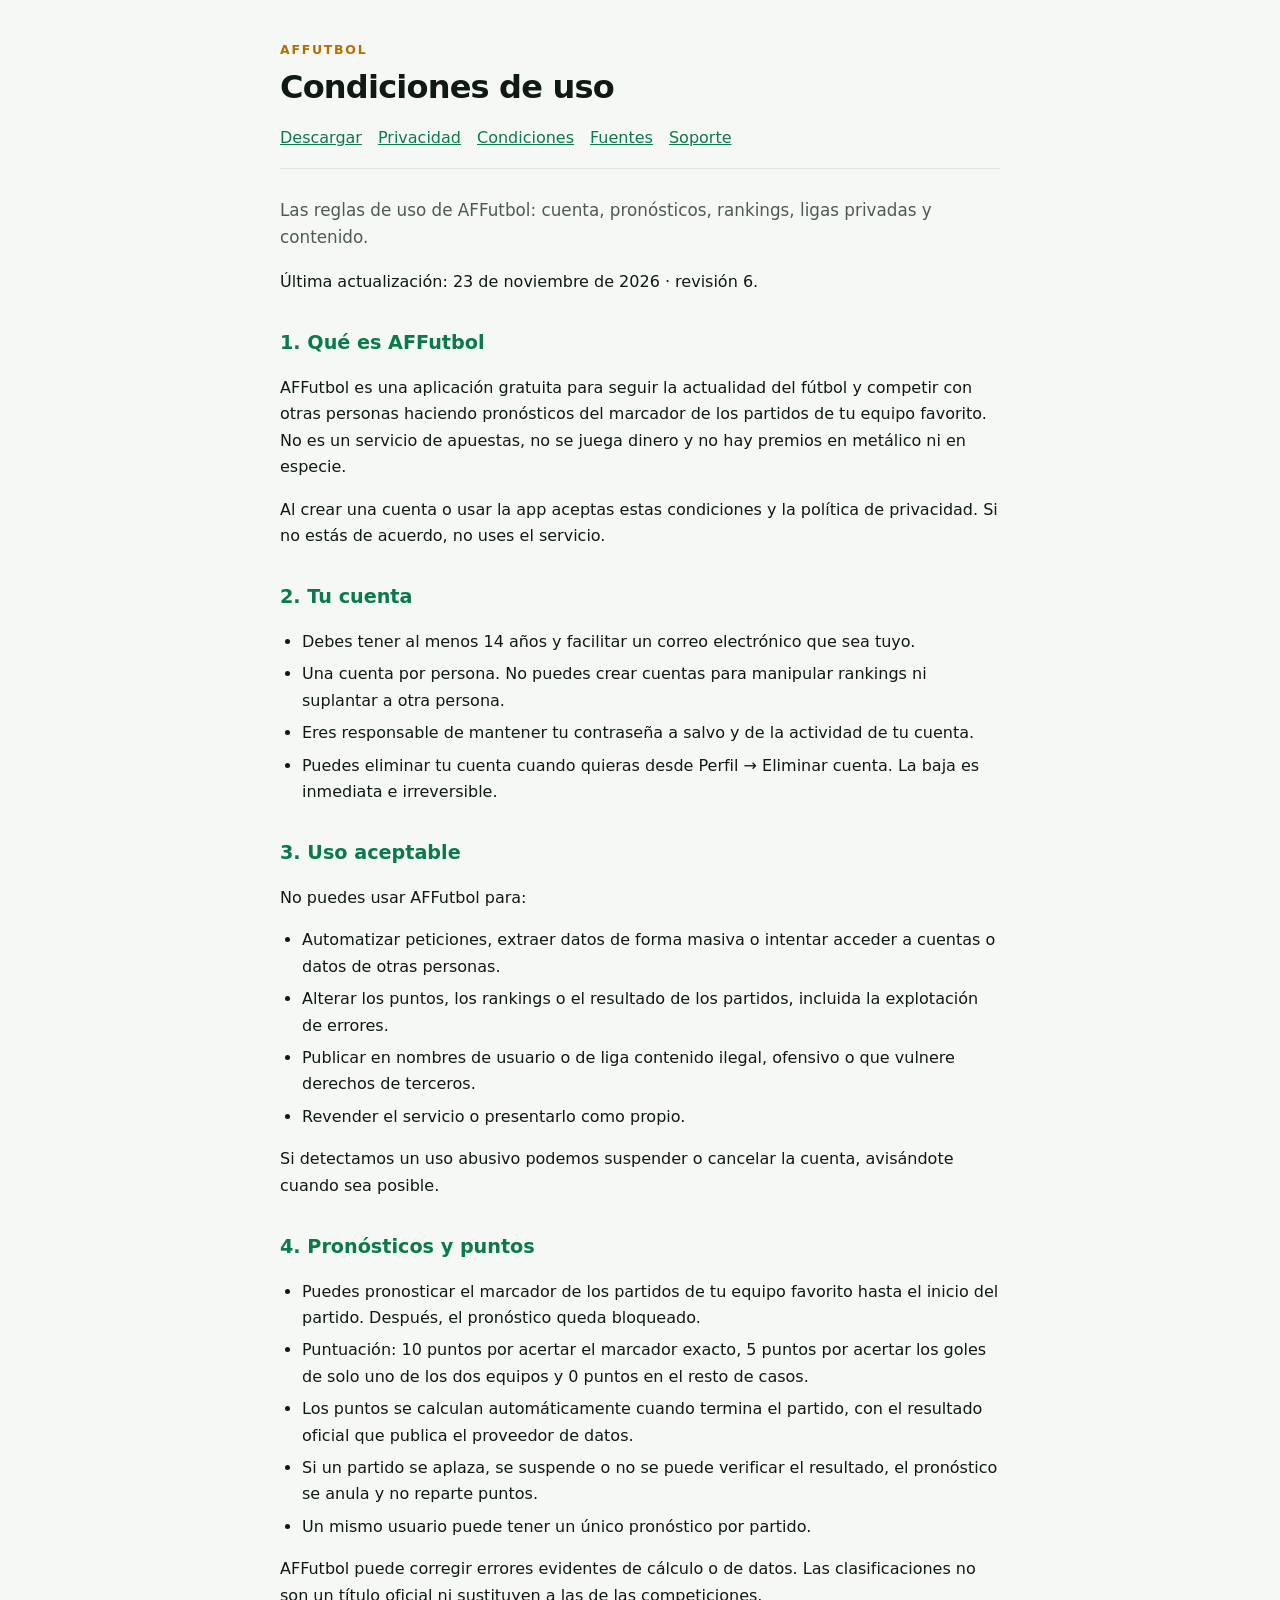
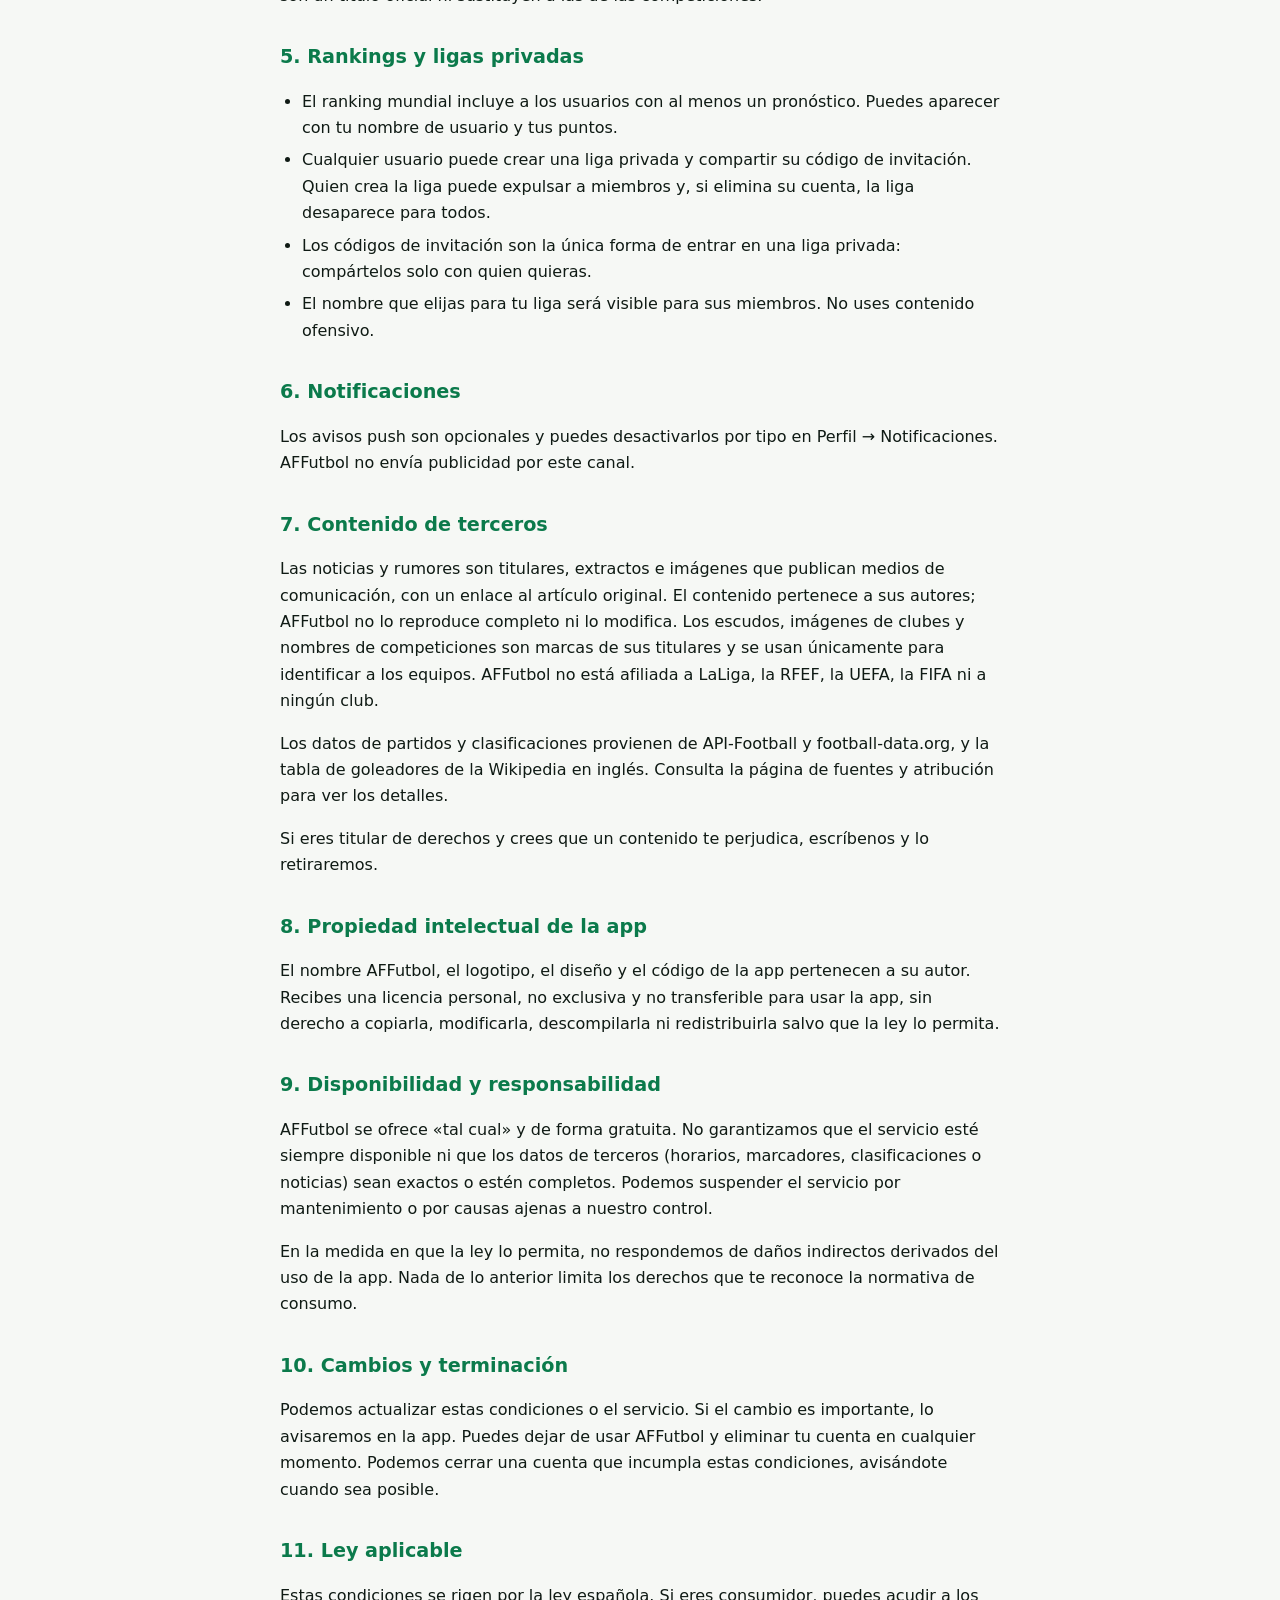
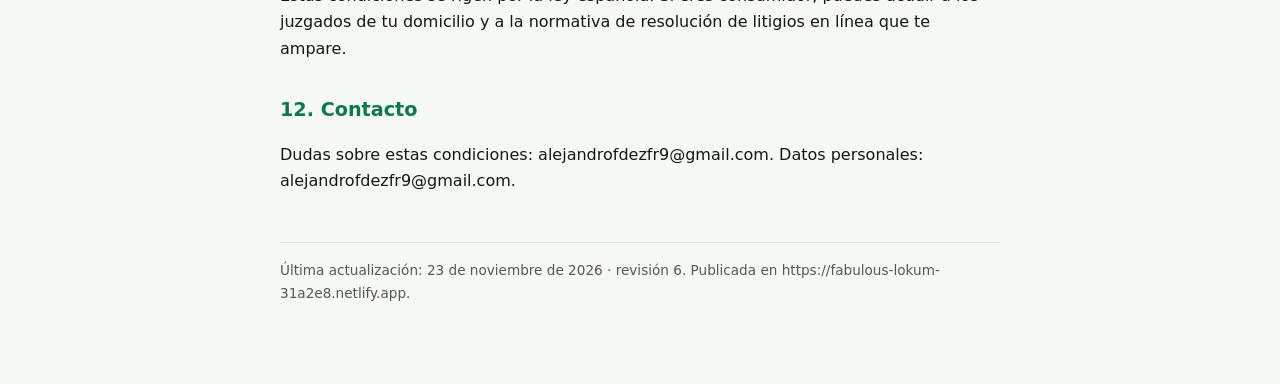
<file: legal/terminos/index.html>
<!doctype html>
<html lang="es">
<head>
  <meta charset="utf-8">
  <meta name="viewport" content="width=device-width, initial-scale=1">
  <title>Condiciones de uso · AFFutbol</title>
  <meta name="description" content="Información legal de AFFutbol">
  <meta name="theme-color" content="#0B7A4B">
  <link rel="icon" type="image/svg+xml" href="/favicon.svg">
  <link rel="icon" type="image/png" sizes="64x64" href="/favicon.png">
  <link rel="apple-touch-icon" href="/apple-touch-icon.png">
  <link rel="stylesheet" href="/styles.css">
</head>
<body>
  <main>
    <header>
      <div class="eyebrow">AFFutbol</div>
      <h1>Condiciones de uso</h1>
      <nav><a href="https://fabulous-lokum-31a2e8.netlify.app/descargar">Descargar</a><a href="https://fabulous-lokum-31a2e8.netlify.app/legal/privacidad">Privacidad</a><a href="https://fabulous-lokum-31a2e8.netlify.app/legal/terminos">Condiciones</a><a href="https://fabulous-lokum-31a2e8.netlify.app/legal/fuentes">Fuentes</a><a href="https://fabulous-lokum-31a2e8.netlify.app/soporte">Soporte</a></nav>
    </header>
    <p class="summary">Las reglas de uso de AFFutbol: cuenta, pronósticos, rankings, ligas privadas y contenido.</p>
    <p>Última actualización: 23 de noviembre de 2026 · revisión 6.</p>
    <h2>1. Qué es AFFutbol</h2>
    <p>AFFutbol es una aplicación gratuita para seguir la actualidad del fútbol y competir con otras personas haciendo pronósticos del marcador de los partidos de tu equipo favorito. No es un servicio de apuestas, no se juega dinero y no hay premios en metálico ni en especie.</p>
    <p>Al crear una cuenta o usar la app aceptas estas condiciones y la política de privacidad. Si no estás de acuerdo, no uses el servicio.</p>
    <h2>2. Tu cuenta</h2>
    <ul><li>Debes tener al menos 14 años y facilitar un correo electrónico que sea tuyo.</li><li>Una cuenta por persona. No puedes crear cuentas para manipular rankings ni suplantar a otra persona.</li><li>Eres responsable de mantener tu contraseña a salvo y de la actividad de tu cuenta.</li><li>Puedes eliminar tu cuenta cuando quieras desde Perfil → Eliminar cuenta. La baja es inmediata e irreversible.</li></ul>
    <h2>3. Uso aceptable</h2>
    <p>No puedes usar AFFutbol para:</p>
    <ul><li>Automatizar peticiones, extraer datos de forma masiva o intentar acceder a cuentas o datos de otras personas.</li><li>Alterar los puntos, los rankings o el resultado de los partidos, incluida la explotación de errores.</li><li>Publicar en nombres de usuario o de liga contenido ilegal, ofensivo o que vulnere derechos de terceros.</li><li>Revender el servicio o presentarlo como propio.</li></ul>
    <p>Si detectamos un uso abusivo podemos suspender o cancelar la cuenta, avisándote cuando sea posible.</p>
    <h2>4. Pronósticos y puntos</h2>
    <ul><li>Puedes pronosticar el marcador de los partidos de tu equipo favorito hasta el inicio del partido. Después, el pronóstico queda bloqueado.</li><li>Puntuación: 10 puntos por acertar el marcador exacto, 5 puntos por acertar los goles de solo uno de los dos equipos y 0 puntos en el resto de casos.</li><li>Los puntos se calculan automáticamente cuando termina el partido, con el resultado oficial que publica el proveedor de datos.</li><li>Si un partido se aplaza, se suspende o no se puede verificar el resultado, el pronóstico se anula y no reparte puntos.</li><li>Un mismo usuario puede tener un único pronóstico por partido.</li></ul>
    <p>AFFutbol puede corregir errores evidentes de cálculo o de datos. Las clasificaciones no son un título oficial ni sustituyen a las de las competiciones.</p>
    <h2>5. Rankings y ligas privadas</h2>
    <ul><li>El ranking mundial incluye a los usuarios con al menos un pronóstico. Puedes aparecer con tu nombre de usuario y tus puntos.</li><li>Cualquier usuario puede crear una liga privada y compartir su código de invitación. Quien crea la liga puede expulsar a miembros y, si elimina su cuenta, la liga desaparece para todos.</li><li>Los códigos de invitación son la única forma de entrar en una liga privada: compártelos solo con quien quieras.</li><li>El nombre que elijas para tu liga será visible para sus miembros. No uses contenido ofensivo.</li></ul>
    <h2>6. Notificaciones</h2>
    <p>Los avisos push son opcionales y puedes desactivarlos por tipo en Perfil → Notificaciones. AFFutbol no envía publicidad por este canal.</p>
    <h2>7. Contenido de terceros</h2>
    <p>Las noticias y rumores son titulares, extractos e imágenes que publican medios de comunicación, con un enlace al artículo original. El contenido pertenece a sus autores; AFFutbol no lo reproduce completo ni lo modifica. Los escudos, imágenes de clubes y nombres de competiciones son marcas de sus titulares y se usan únicamente para identificar a los equipos. AFFutbol no está afiliada a LaLiga, la RFEF, la UEFA, la FIFA ni a ningún club.</p>
    <p>Los datos de partidos y clasificaciones provienen de API-Football y football-data.org, y la tabla de goleadores de la Wikipedia en inglés. Consulta la página de fuentes y atribución para ver los detalles.</p>
    <p>Si eres titular de derechos y crees que un contenido te perjudica, escríbenos y lo retiraremos.</p>
    <h2>8. Propiedad intelectual de la app</h2>
    <p>El nombre AFFutbol, el logotipo, el diseño y el código de la app pertenecen a su autor. Recibes una licencia personal, no exclusiva y no transferible para usar la app, sin derecho a copiarla, modificarla, descompilarla ni redistribuirla salvo que la ley lo permita.</p>
    <h2>9. Disponibilidad y responsabilidad</h2>
    <p>AFFutbol se ofrece «tal cual» y de forma gratuita. No garantizamos que el servicio esté siempre disponible ni que los datos de terceros (horarios, marcadores, clasificaciones o noticias) sean exactos o estén completos. Podemos suspender el servicio por mantenimiento o por causas ajenas a nuestro control.</p>
    <p>En la medida en que la ley lo permita, no respondemos de daños indirectos derivados del uso de la app. Nada de lo anterior limita los derechos que te reconoce la normativa de consumo.</p>
    <h2>10. Cambios y terminación</h2>
    <p>Podemos actualizar estas condiciones o el servicio. Si el cambio es importante, lo avisaremos en la app. Puedes dejar de usar AFFutbol y eliminar tu cuenta en cualquier momento. Podemos cerrar una cuenta que incumpla estas condiciones, avisándote cuando sea posible.</p>
    <h2>11. Ley aplicable</h2>
    <p>Estas condiciones se rigen por la ley española. Si eres consumidor, puedes acudir a los juzgados de tu domicilio y a la normativa de resolución de litigios en línea que te ampare.</p>
    <h2>12. Contacto</h2>
    <p>Dudas sobre estas condiciones: alejandrofdezfr9@gmail.com. Datos personales: alejandrofdezfr9@gmail.com.</p>
    <footer>Última actualización: 23 de noviembre de 2026 · revisión 6. Publicada en https://fabulous-lokum-31a2e8.netlify.app.</footer>
  </main>
</body>
</html>
</file>
<file: styles.css>
:root {
  color-scheme: light;
  --bg: #f6f8f5;
  --surface: #fff;
  --ink: #0f1a14;
  --muted: #4d5b53;
  --brand: #0b7a4b;
  --brand-2: #22a35a;
  --brand-soft: #e4f0e5;
  --gold: #b76e00;
  --live: #d92d20;
  --border: #dbe6de;
  --shadow: 0 18px 50px -28px rgba(15, 26, 20, .38);
  --radius: 20px;
}

* { box-sizing: border-box; }
html { scroll-behavior: smooth; }
body {
  margin: 0;
  background: var(--bg);
  color: var(--ink);
  font: 16px/1.65 system-ui, -apple-system, "Segoe UI", sans-serif;
  -webkit-font-smoothing: antialiased;
}
a { color: var(--brand); }
img { max-width: 100%; }

main { max-width: 760px; margin: 0 auto; padding: 40px 20px 80px; }
main header { border-bottom: 1px solid var(--border); margin-bottom: 28px; padding-bottom: 16px; }
h1, main header h1 { font-size: 2rem; margin: 0 0 6px; letter-spacing: -.025em; }
.eyebrow { color: var(--gold); font-size: .78rem; letter-spacing: .14em; text-transform: uppercase; font-weight: 800; }
.summary { color: var(--muted); font-size: 1.05rem; }
main h2 { font-size: 1.2rem; margin-top: 32px; color: var(--brand); }
main nav { display: flex; flex-wrap: wrap; gap: 16px; margin-top: 12px; }
main ul { padding-left: 22px; }
main li { margin: 6px 0; }
main footer { border-top: 1px solid var(--border); color: var(--muted); font-size: .85rem; margin-top: 48px; padding-top: 16px; }

.site-header {
  position: sticky;
  isolation: isolate;
  top: 0;
  z-index: 50;
  display: flex;
  align-items: center;
  justify-content: space-between;
  gap: 20px;
  max-width: 1160px;
  margin: 0 auto;
  padding: 14px 24px;
}
.site-header::before {
  content: "";
  position: absolute;
  inset: 0;
  background: rgba(246, 248, 245, .88);
  backdrop-filter: blur(14px);
  z-index: -1;
}
.brand { display: inline-flex; align-items: center; gap: 10px; font-weight: 800; color: var(--ink); text-decoration: none; letter-spacing: -.02em; }
.brand img { width: 34px; height: 34px; border-radius: 10px; }
.site-nav { display: flex; flex-wrap: wrap; gap: 18px; }
.site-nav a { color: var(--muted); text-decoration: none; font-size: .9rem; font-weight: 650; }
.site-nav a:hover { color: var(--brand); }

.btn {
  display: inline-flex;
  align-items: center;
  justify-content: center;
  gap: 10px;
  border-radius: 999px;
  padding: 14px 24px;
  background: var(--brand);
  color: #fff;
  text-decoration: none;
  font-weight: 750;
  border: 1px solid transparent;
  box-shadow: 0 12px 28px -14px rgba(11, 122, 75, .85);
  transition: transform .2s ease, box-shadow .2s ease, background .2s ease;
}
.btn:hover { transform: translateY(-2px); background: #09643e; box-shadow: 0 18px 34px -14px rgba(11, 122, 75, .75); }
.btn-ghost { background: transparent; color: var(--ink); border-color: var(--border); box-shadow: none; }
.btn-ghost:hover { background: var(--surface); box-shadow: none; }
.btn-small { padding: 9px 16px; font-size: .86rem; }

.site-footer {
  max-width: 1160px;
  margin: 0 auto;
  padding: 28px 24px 48px;
  border-top: 1px solid var(--border);
  color: var(--muted);
  font-size: .85rem;
  display: flex;
  flex-wrap: wrap;
  gap: 12px 28px;
  align-items: center;
  justify-content: space-between;
}
.site-footer nav { display: flex; flex-wrap: wrap; gap: 18px; }

@media (max-width: 640px) {
  .site-header { flex-wrap: wrap; padding: 12px 18px; }
  .site-nav { order: 3; width: 100%; gap: 14px; }
}
</file>
<file: landing.css>
body.landing main { max-width: none; padding: 0; }
body.landing { overflow-x: hidden; }

/* Hero */
.hero {
  position: relative;
  isolation: isolate;
  max-width: 1160px;
  margin: 0 auto;
  padding: 72px 24px 96px;
  display: grid;
  grid-template-columns: minmax(0, 1fr) minmax(320px, 480px);
  gap: 48px;
  align-items: center;
}
.hero::before, .hero::after {
  content: "";
  position: absolute;
  border-radius: 50%;
  filter: blur(2px);
  z-index: -1;
}
.hero::before { width: 460px; height: 460px; background: #dff3e5; top: -120px; left: -160px; animation: drift 14s ease-in-out infinite alternate; }
.hero::after { width: 320px; height: 320px; background: #f6e8cd; bottom: -80px; left: 26%; animation: drift 18s ease-in-out infinite alternate-reverse; }

.hero-copy h1 {
  font-size: clamp(2.7rem, 6vw, 4.6rem);
  line-height: 1.02;
  letter-spacing: -.055em;
  margin: 14px 0 22px;
}
.hero-copy h1 span { color: var(--brand-2); }
.hero-lead { max-width: 34rem; color: var(--muted); font-size: 1.12rem; }
.cta-row { display: flex; flex-wrap: wrap; gap: 12px; margin-top: 30px; }
.btn-large { padding: 17px 30px; font-size: 1.02rem; }
.btn-pulse { animation: pulse 2.8s ease-in-out infinite; }
.hero-points { list-style: none; padding: 0; margin: 30px 0 0; display: flex; flex-wrap: wrap; gap: 10px 22px; color: var(--muted); font-size: .9rem; }
.hero-points li { margin: 0; display: flex; align-items: center; gap: 8px; }
.hero-points li::before { content: ""; width: 8px; height: 8px; border-radius: 50%; background: var(--brand-2); box-shadow: 0 0 0 4px var(--brand-soft); }

/* Phone */
.phone-stage { position: relative; display: grid; place-items: center; min-height: 640px; }
.phone-stage::before {
  content: "";
  position: absolute;
  width: 360px;
  height: 360px;
  border: 1px dashed #b9d7c4;
  border-radius: 50%;
  animation: spin 40s linear infinite;
}
.phone {
  position: relative;
  width: 302px;
  height: 616px;
  padding: 11px;
  border-radius: 46px;
  background: linear-gradient(145deg, #1d2a23, #07120d 55%);
  box-shadow: 0 40px 80px -32px rgba(7, 18, 13, .65), inset 0 0 0 2px #2c3a32;
  animation: float 7s ease-in-out infinite;
  z-index: 2;
}
.phone-speaker {
  position: absolute;
  top: 18px;
  left: 50%;
  transform: translateX(-50%);
  width: 74px;
  height: 20px;
  border-radius: 999px;
  background: #07120d;
  z-index: 6;
}
.phone-screen {
  position: relative;
  height: 100%;
  border-radius: 36px;
  background: #f6f8f7;
  overflow: hidden;
}
.app-screen {
  position: absolute;
  inset: 0;
  padding: 44px 14px 76px;
  opacity: 0;
  transform: translateY(14px) scale(.985);
  transition: opacity .5s ease, transform .5s ease;
  pointer-events: none;
  overflow: hidden;
}
.app-screen.is-active { opacity: 1; transform: none; pointer-events: auto; }

.app-topbar { display: flex; align-items: baseline; justify-content: space-between; gap: 8px; margin-bottom: 14px; }
.app-topbar strong { font-size: 1.12rem; letter-spacing: -.03em; }
.app-eyebrow { font-size: .56rem; font-weight: 800; letter-spacing: .18em; color: var(--gold); text-transform: uppercase; }
.app-actions { font-size: 1rem; color: var(--brand); }
.date-strip { display: flex; gap: 6px; margin-bottom: 14px; }
.date-strip span { flex: 1; text-align: center; font-size: .62rem; padding: 7px 0; border-radius: 10px; background: #fff; color: var(--muted); }
.date-strip span.active { background: var(--brand); color: #fff; font-weight: 800; }
.app-section-title { display: flex; align-items: center; gap: 7px; font-size: .7rem; font-weight: 800; margin: 15px 2px 8px; }
.app-section-title span:last-child { margin-left: auto; font-size: .58rem; font-weight: 600; color: var(--muted); }
.live-dot { width: 7px; height: 7px; border-radius: 50%; background: var(--live); box-shadow: 0 0 0 4px #fde8e6; animation: blink 1.8s ease-in-out infinite; }

.match-card { position: relative; background: #fff; border: 1px solid #e6eee8; border-radius: 14px; padding: 10px 12px; margin-bottom: 8px; display: grid; grid-template-columns: 1fr auto 1fr; align-items: center; gap: 6px; box-shadow: 0 8px 18px -14px rgba(15, 26, 20, .5); }
.match-card.live { border-color: #f3c9c4; }
.match-card .team { display: flex; flex-direction: column; align-items: center; gap: 4px; font-size: .58rem; text-align: center; }
.crest { width: 26px; height: 26px; border-radius: 9px; display: grid; place-items: center; background: #e6f4ec; color: var(--brand); font-size: .5rem; font-weight: 900; }
.crest-b { background: #fdeee0; color: #a45300; }
.crest-c { background: #e9edfa; color: #2a4b9b; }
.crest-d { background: #fbe8e8; color: #a32828; }
.crest-e { background: #fff3d8; color: #8a6100; }
.crest-f { background: #f2e9fb; color: #663b91; }
.score { font-size: .86rem; font-weight: 900; white-space: nowrap; }
.score span { color: var(--muted); font-weight: 500; }
.minute { position: absolute; top: 6px; right: 8px; font-size: .5rem; font-weight: 800; color: var(--live); }

.segmented { display: flex; gap: 4px; padding: 4px; background: #e9f0ea; border-radius: 999px; margin-bottom: 14px; }
.segmented span { flex: 1; text-align: center; font-size: .62rem; padding: 6px 0; border-radius: 999px; color: var(--muted); }
.segmented span.on { background: #fff; color: var(--brand); font-weight: 800; box-shadow: 0 3px 8px -5px rgba(15, 26, 20, .5); }
.feature-article { position: relative; background: #fff; border-radius: 16px; padding: 10px; box-shadow: 0 10px 22px -16px rgba(15, 26, 20, .6); }
.feature-art { height: 86px; border-radius: 11px; background: radial-gradient(circle at 25% 30%, #b6e5c9, transparent 55%), linear-gradient(135deg, #0b7a4b, #185c3d); }
.pill { display: inline-block; font-size: .52rem; font-weight: 800; letter-spacing: .08em; text-transform: uppercase; padding: 3px 8px; border-radius: 999px; background: var(--brand-soft); color: var(--brand); }
.feature-article .pill { margin-top: 10px; }
.feature-article strong, .news-row strong { display: block; font-size: .72rem; line-height: 1.35; margin: 5px 0 3px; }
.feature-article small, .news-row small { display: block; font-size: .55rem; color: var(--muted); }
.news-row { display: flex; gap: 9px; align-items: center; background: #fff; border-radius: 13px; padding: 8px; margin-bottom: 7px; }
.news-thumb { width: 42px; height: 42px; flex: none; border-radius: 10px; background: linear-gradient(135deg, #f7c98a, #b76e00); }
.news-thumb.alt { background: linear-gradient(135deg, #a9d9bd, #0b7a4b); }

.pred-teams { display: flex; align-items: center; justify-content: center; gap: 6px; font-size: .62rem; flex-wrap: wrap; }
.pred-teams .vs { color: var(--muted); font-size: .55rem; }
.score-inputs { display: flex; justify-content: center; align-items: center; gap: 12px; margin: 14px 0; }
.score-inputs span { width: 44px; height: 44px; display: grid; place-items: center; background: #fff; border: 2px solid var(--brand-soft); border-radius: 12px; font-size: 1.15rem; font-weight: 900; }
.score-inputs .dash { border: 0; background: none; width: auto; color: var(--muted); }
.pred-actions { display: flex; align-items: center; justify-content: space-between; gap: 8px; }
.pill.gold { background: #f8ecd6; color: var(--gold); }
.mock-btn { border: 0; border-radius: 999px; padding: 8px 12px; background: var(--brand); color: #fff; font-size: .58rem; font-weight: 800; }
.rule-note { display: block; text-align: center; color: var(--muted); font-size: .55rem; margin-top: 9px; }
.rules { display: grid; grid-template-columns: repeat(3, 1fr); gap: 6px; }
.rules div { background: #fff; border-radius: 12px; padding: 9px 4px; text-align: center; }
.rules b { display: block; font-size: 1.05rem; color: var(--brand); }
.rules span { font-size: .52rem; color: var(--muted); }

.rank-row { display: grid; grid-template-columns: 18px 28px 1fr auto; align-items: center; gap: 7px; background: #fff; border-radius: 12px; padding: 8px; margin-bottom: 7px; font-size: .62rem; }
.rank-row > span:first-child { font-weight: 900; color: var(--muted); }
.rank-row .avatar { width: 26px; height: 26px; }
.avatar { display: inline-grid; place-items: center; border-radius: 50%; background: var(--brand-soft); color: var(--brand); font-size: .55rem; font-weight: 900; }
.rank-row strong { color: var(--brand); }
.league-card { display: flex; align-items: center; justify-content: space-between; gap: 8px; background: #0f1a14; color: #fff; border-radius: 14px; padding: 11px; margin-top: 12px; }
.league-card strong, .league-card small { display: block; }
.league-card strong { font-size: .68rem; margin-top: 4px; }
.league-card small { font-size: .54rem; color: #9fc0ad; letter-spacing: .08em; }
.league-card .mock-btn { background: var(--brand-2); }

.profile-hero { display: flex; align-items: center; gap: 11px; margin-bottom: 14px; }
.avatar.big { width: 46px; height: 46px; font-size: .85rem; background: var(--brand); color: #fff; }
.profile-hero strong { display: block; font-size: .8rem; }
.profile-hero small { font-size: .58rem; color: var(--muted); }
.stats-row { display: grid; grid-template-columns: repeat(3, 1fr); gap: 6px; }
.stats-row div { background: #fff; border-radius: 12px; padding: 9px 3px; text-align: center; }
.stats-row b { display: block; font-size: .9rem; color: var(--brand); }
.stats-row span { font-size: .52rem; color: var(--muted); }
.profiles { display: flex; gap: 9px; }
.profiles .avatar { width: 34px; height: 34px; font-size: .8rem; }
.profiles .avatar.on { box-shadow: 0 0 0 3px var(--brand-soft); }
.profiles .add { background: #eef2ee; color: var(--muted); }
.toggle-row { display: flex; align-items: center; justify-content: space-between; gap: 8px; background: #fff; border-radius: 12px; padding: 9px 11px; margin-bottom: 7px; font-size: .58rem; }
.toggle { width: 30px; height: 17px; border-radius: 999px; background: #cfd8d1; position: relative; flex: none; }
.toggle::after { content: ""; position: absolute; top: 2px; left: 2px; width: 13px; height: 13px; border-radius: 50%; background: #fff; transition: left .25s ease; }
.toggle.on { background: var(--brand-2); }
.toggle.on::after { left: 15px; }

.phone-tabbar {
  position: absolute;
  bottom: 11px;
  left: 11px;
  right: 11px;
  height: 62px;
  border-radius: 30px;
  background: rgba(255, 255, 255, .97);
  box-shadow: 0 -6px 24px -18px rgba(15, 26, 20, .7);
  display: flex;
  align-items: center;
  padding: 4px 3px;
  z-index: 7;
}
.tab { flex: 1; border: 0; background: none; cursor: pointer; display: grid; place-items: center; gap: 1px; padding: 5px 0; border-radius: 20px; color: #7c8b82; font: inherit; font-size: .53rem; font-weight: 700; transition: color .25s, background .25s; }
.tab-icon { font-size: 1.05rem; line-height: 1; filter: grayscale(1); opacity: .65; transition: filter .25s, opacity .25s, transform .25s; }
.tab.is-active { color: var(--brand); background: var(--brand-soft); }
.tab.is-active .tab-icon { filter: none; opacity: 1; transform: translateY(-2px) scale(1.1); }
.tab:focus-visible { outline: 2px solid var(--brand-2); outline-offset: 2px; }

.float-note {
  position: absolute;
  z-index: 8;
  background: #fff;
  border: 1px solid var(--border);
  border-radius: 16px;
  padding: 10px 14px;
  box-shadow: var(--shadow);
  font-size: .72rem;
  font-weight: 750;
  animation: bob 5s ease-in-out infinite;
}
.float-note small { display: block; font-size: .6rem; color: var(--muted); font-weight: 600; }
.note-score { top: 96px; left: -4px; }
.note-points { bottom: 118px; right: -6px; color: var(--brand-2); font-size: 1.1rem; animation-delay: -2s; }
.note-points small { color: var(--muted); font-size: .57rem; }

/* Sections */
.section { max-width: 1160px; margin: 0 auto; padding: 88px 24px; }
.section h2 { font-size: clamp(2rem, 4.2vw, 3rem); line-height: 1.1; letter-spacing: -.045em; margin: 12px 0 16px; color: var(--ink); }
.section-lead { max-width: 40rem; color: var(--muted); font-size: 1.05rem; }
.features { border-top: 1px solid var(--border); }
.feature-grid { display: grid; grid-template-columns: repeat(2, minmax(0, 1fr)); gap: 16px; margin-top: 38px; }
.feature-card { position: relative; background: var(--surface); border: 1px solid var(--border); border-radius: var(--radius); padding: 28px; box-shadow: var(--shadow); transition: transform .3s ease, box-shadow .3s ease; }
.feature-card:hover { transform: translateY(-5px); box-shadow: 0 28px 60px -34px rgba(15, 26, 20, .5); }
.feature-card:nth-child(5) { grid-column: 1 / -1; }
.feature-icon { width: 44px; height: 44px; border-radius: 14px; display: grid; place-items: center; background: var(--brand-soft); font-size: 1.3rem; margin-bottom: 16px; }
.feature-card h3 { margin: 0 0 8px; font-size: 1.25rem; letter-spacing: -.02em; }
.feature-card p { margin: 0; color: var(--muted); }
.feature-link { margin-top: 16px; padding: 0; border: 0; background: none; color: var(--brand); font: inherit; font-weight: 800; cursor: pointer; }
.feature-link:hover { color: var(--brand-2); }

.numbers { background: #0f1a14; color: #fff; }
.numbers .container { max-width: 1160px; margin: 0 auto; padding: 54px 24px; display: grid; grid-template-columns: repeat(4, 1fr); gap: 20px; text-align: center; }
.numbers b { display: block; font-size: clamp(2.2rem, 5vw, 3.4rem); line-height: 1; color: #6fd3a4; letter-spacing: -.05em; }
.numbers span { display: block; margin-top: 8px; color: #a9beb1; font-size: .84rem; }

.download { padding-top: 96px; }
.download-card { display: grid; grid-template-columns: 1.1fr .9fr; gap: 46px; align-items: center; background: linear-gradient(140deg, #0b7a4b, #0a5c3a); color: #fff; border-radius: 32px; padding: 48px; box-shadow: 0 40px 90px -46px rgba(11, 122, 75, .9); }
.download-card h2 { color: #fff; }
.download-card p { color: #d5ecdd; }
.download-card .btn { background: #fff; color: #0a5c3a; box-shadow: 0 16px 34px -18px rgba(0, 0, 0, .6); }
.download-card .btn:hover { background: #eaf7ee; }
.meta { font-size: .82rem; opacity: .9; margin: 12px 0; }
.text-link { color: #b7f0d1; font-weight: 750; text-decoration: underline; text-underline-offset: 3px; }
.install-steps { background: rgba(255, 255, 255, .08); border: 1px solid rgba(255, 255, 255, .16); border-radius: 22px; padding: 26px; }
.install-steps h3 { margin: 0 0 14px; font-size: 1.15rem; }
.install-steps ol { margin: 0; padding-left: 22px; color: #e3f2e9; }
.install-steps li { margin: 10px 0; }
.notes { max-width: 1160px; margin: 0 auto; padding: 0 24px 80px; display: grid; grid-template-columns: 1fr 1fr; gap: 16px; }
.note { background: #fbf4e6; border-left: 4px solid var(--gold); border-radius: 14px; padding: 18px 20px; color: #544733; font-size: .93rem; }

/* Reveal on scroll */
.reveal { opacity: 0; transform: translateY(22px); transition: opacity .7s ease, transform .7s ease; }
.reveal.visible { opacity: 1; transform: none; }
.feature-card:nth-child(2) { transition-delay: .08s; }
.feature-card:nth-child(3) { transition-delay: .16s; }
.feature-card:nth-child(4) { transition-delay: .24s; }
.feature-card:nth-child(5) { transition-delay: .32s; }

@keyframes float { 0%, 100% { transform: translateY(0) rotate(-1deg); } 50% { transform: translateY(-14px) rotate(1.5deg); } }
@keyframes bob { 0%, 100% { transform: translateY(0) rotate(-2deg); } 50% { transform: translateY(-12px) rotate(3deg); } }
@keyframes drift { from { transform: translate(0, 0) scale(1); } to { transform: translate(60px, 40px) scale(1.12); } }
@keyframes spin { to { transform: rotate(360deg); } }
@keyframes blink { 0%, 100% { opacity: 1; } 50% { opacity: .35; } }
@keyframes pulse { 0%, 100% { box-shadow: 0 0 0 0 rgba(34, 163, 90, .45); } 50% { box-shadow: 0 0 0 12px rgba(34, 163, 90, 0); } }

@media (max-width: 940px) {
  .hero { grid-template-columns: 1fr; padding-top: 48px; text-align: center; }
  .hero-copy h1 { margin-left: auto; margin-right: auto; }
  .hero-lead { margin-left: auto; margin-right: auto; }
  .cta-row, .hero-points { justify-content: center; }
  .phone-stage { min-height: 660px; }
  .download-card { grid-template-columns: 1fr; padding: 34px; }
}

@media (max-width: 640px) {
  .hero { padding: 36px 18px 64px; }
  .phone-stage { min-height: 620px; transform: scale(.92); }
  .section { padding: 64px 18px; }
  .feature-grid, .notes { grid-template-columns: 1fr; }
  .feature-card:nth-child(5) { grid-column: auto; }
  .numbers .container { grid-template-columns: 1fr 1fr; }
  .float-note { font-size: .65rem; padding: 8px 10px; }
  .note-score { left: 0; }
  .note-points { right: 0; }
}

@media (prefers-reduced-motion: reduce) {
  .phone, .float-note, .hero::before, .hero::after, .phone-stage::before, .live-dot, .btn-pulse { animation: none; }
  .app-screen { transition: none; }
  .reveal { opacity: 1; transform: none; transition: none; }
  html { scroll-behavior: auto; }
}
</file>
